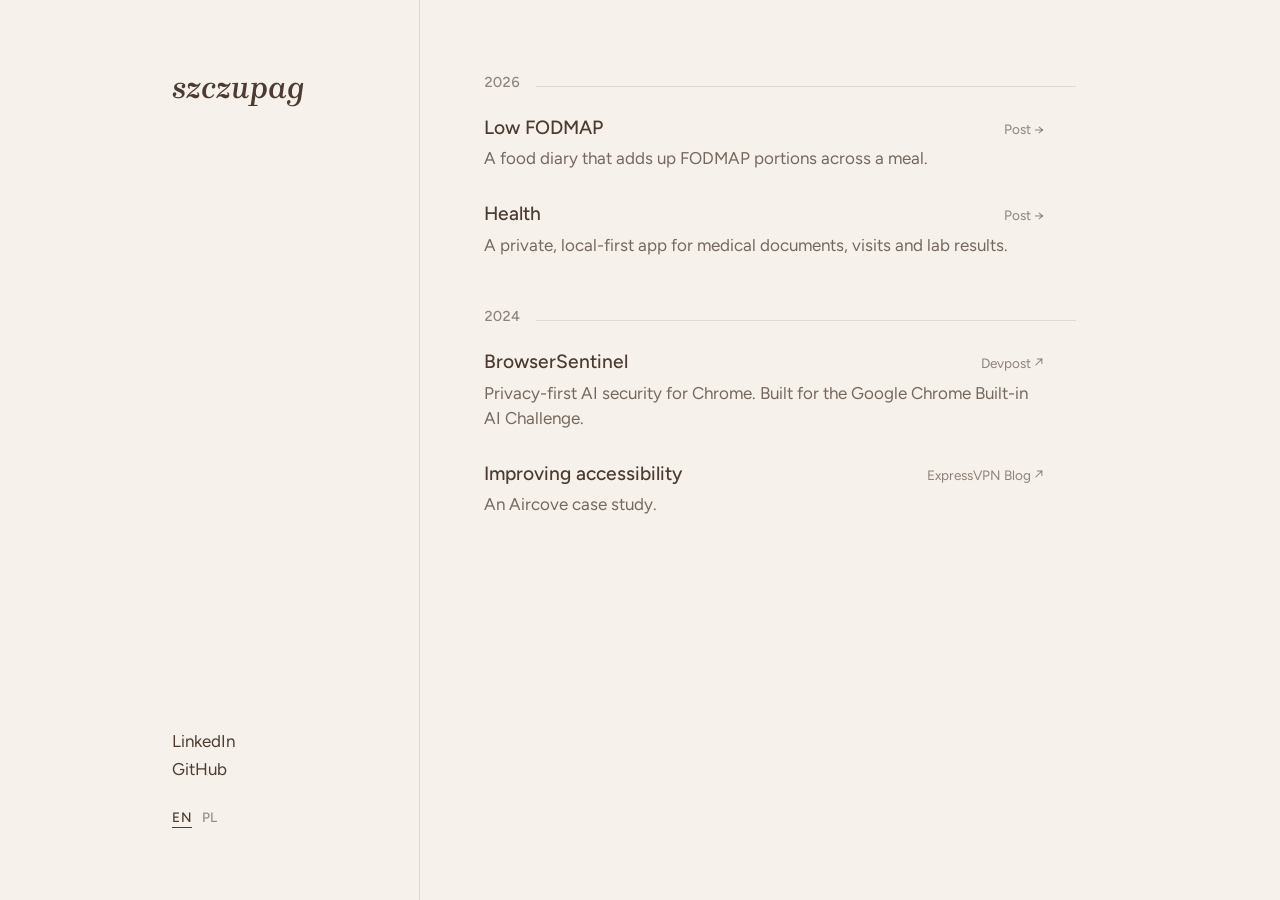
<file: index.html>
<!DOCTYPE html>
<html lang="en">

<head>
  <meta charset="UTF-8">
  <script>try{if(localStorage.getItem('lang')==='pl')location.replace('/pl'+location.pathname)}catch(e){}</script>
  <meta name="viewport" content="width=device-width, initial-scale=1.0">
  <meta name="description" content="szczupag – Software Engineer. Projects and where to find me online.">
  <meta name="color-scheme" content="light dark">
  <meta name="theme-color" content="#f6f1ea" media="(prefers-color-scheme: light)">
  <meta name="theme-color" content="#221c18" media="(prefers-color-scheme: dark)">
  <meta property="og:title" content="szczupag">
  <meta property="og:description" content="Software Engineer. Projects and where to find me online.">
  <meta property="og:url" content="https://szczupag.com/">
  <meta property="og:type" content="website">
  <link rel="icon" type="image/svg+xml" href="/icons/favicon.svg">
  <link rel="preconnect" href="https://fonts.googleapis.com">
  <link rel="preconnect" href="https://fonts.gstatic.com" crossorigin>
  <link href="https://fonts.googleapis.com/css2?family=Brygada+1918:ital,wght@1,600&family=Figtree:wght@400;500;600&display=swap" rel="stylesheet">
  <title>szczupag</title>
  <link rel="stylesheet" href="/style.css?v=4">
  <link rel="alternate" hreflang="en" href="https://szczupag.com/">
  <link rel="alternate" hreflang="pl" href="https://szczupag.com/pl/">
  <link rel="alternate" hreflang="x-default" href="https://szczupag.com/">
</head>

<body>
  <main>
    <header class="id">
      <h1 class="name">szczupag</h1>
    </header>

    <div class="side-bottom">
      <ul class="links" aria-label="Social media links">
        <li><a href="https://www.linkedin.com/in/agata-szczuka/" target="_blank" rel="noopener">LinkedIn</a></li>
        <li><a href="https://github.com/szczupag" target="_blank" rel="noopener">GitHub</a></li>
      </ul>
      <nav class="lang" aria-label="Language">
        <span aria-current="page">EN</span>
        <a href="/pl/" hreflang="pl" lang="pl" data-lang="pl">PL</a>
      </nav>
    </div>

    <section class="content" aria-label="Projects">
      <h2 class="year">2026</h2>

      <ul class="projects">
        <li>
          <a class="project" href="/sibo/">
            <span class="project-head">
              <span class="project-title">Low FODMAP</span>
              <span class="project-where">Post →</span>
            </span>
            <span class="project-desc">A food diary that adds up FODMAP portions across a meal.</span>
          </a>
        </li>
        <li>
          <a class="project" href="/health/">
            <span class="project-head">
              <span class="project-title">Health</span>
              <span class="project-where">Post →</span>
            </span>
            <span class="project-desc">A private, local-first app for medical documents, visits and lab results.</span>
          </a>
        </li>
      </ul>

      <h2 class="year">2024</h2>

      <ul class="projects">
        <li>
          <a class="project" href="https://devpost.com/software/browsersentinel-ai-powered-online-safety-chrome-extension" target="_blank" rel="noopener">
            <span class="project-head">
              <span class="project-title">BrowserSentinel</span>
              <span class="project-where">Devpost ↗</span>
            </span>
            <span class="project-desc">Privacy-first AI security for Chrome. Built for the Google Chrome Built-in AI Challenge.</span>
          </a>
        </li>
        <li>
          <a class="project" href="https://www.expressvpn.com/blog/aircove-accessibility-improvements/" target="_blank" rel="noopener">
            <span class="project-head">
              <span class="project-title">Improving accessibility</span>
              <span class="project-where">ExpressVPN Blog ↗</span>
            </span>
            <span class="project-desc">An Aircove case study.</span>
          </a>
        </li>
      </ul>
    </section>
  </main>
  <script src="/lang.js" defer></script>
</body>

</html>
</file>
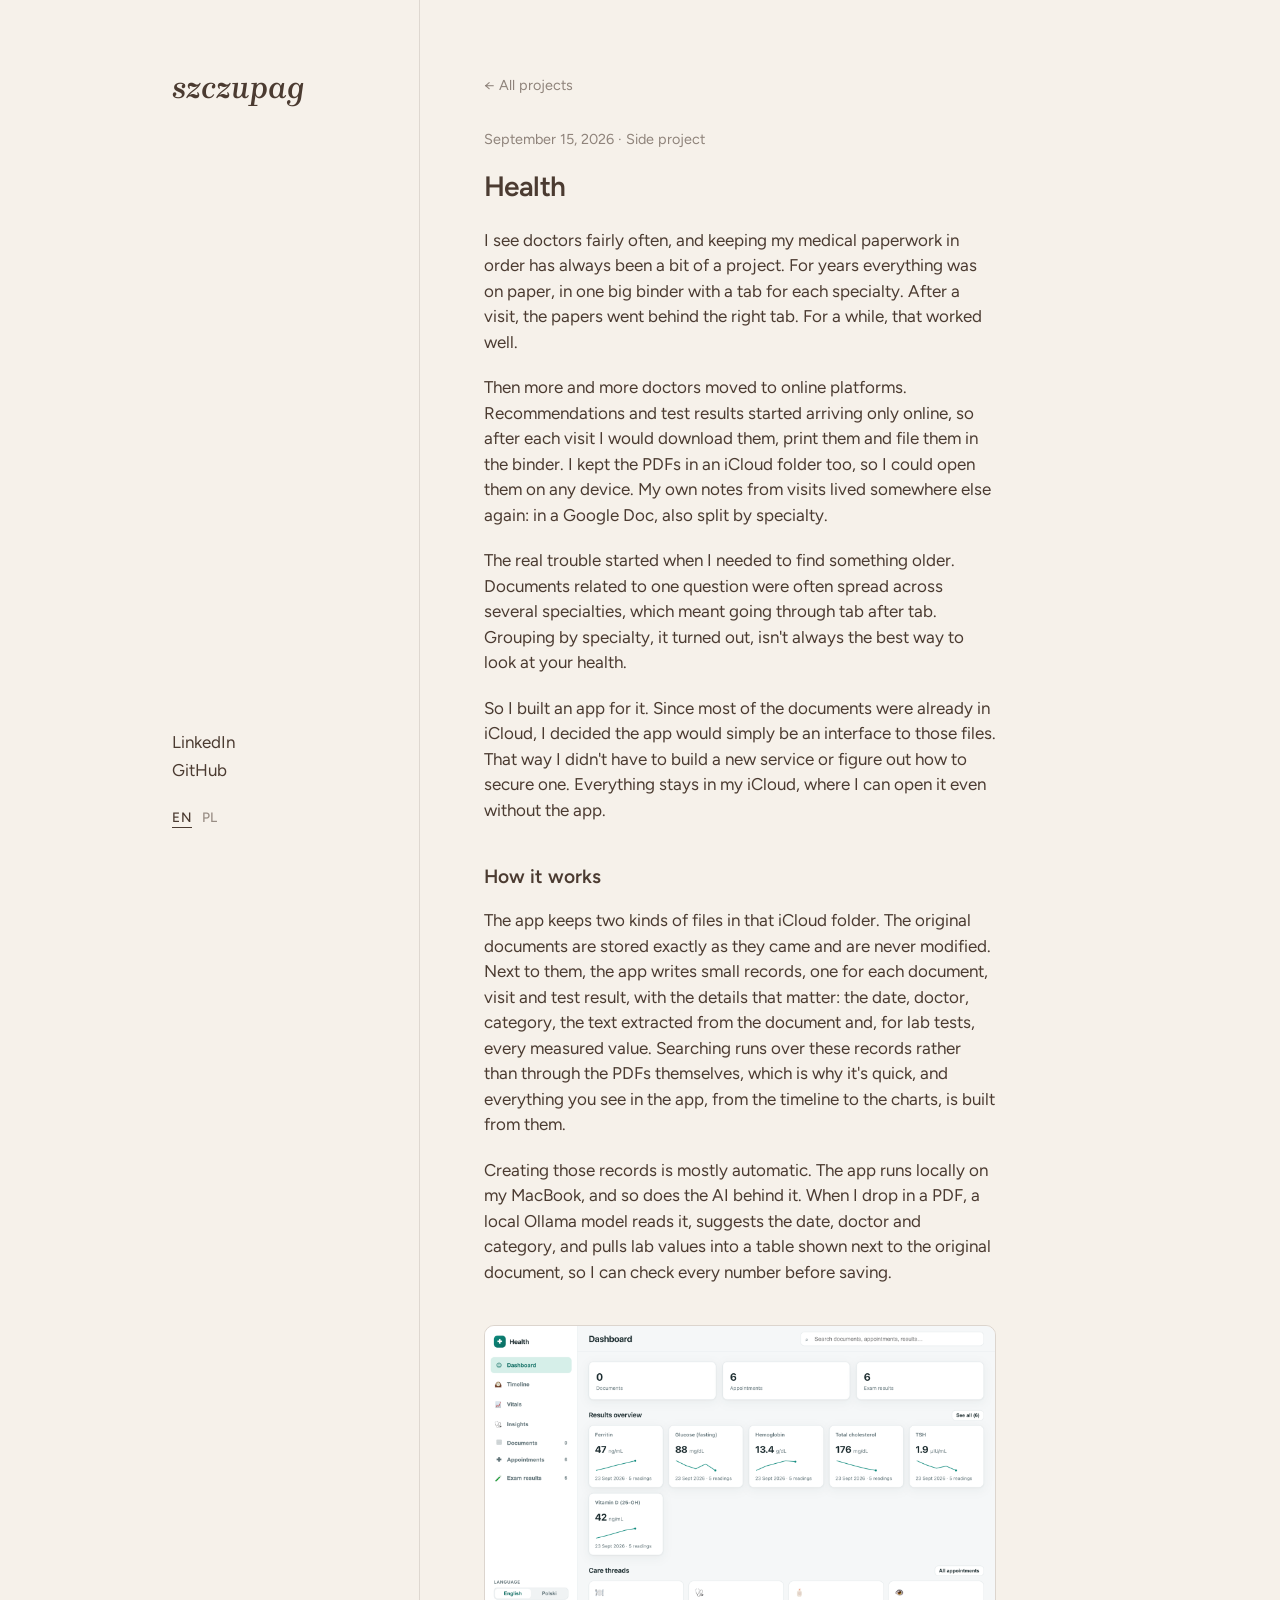
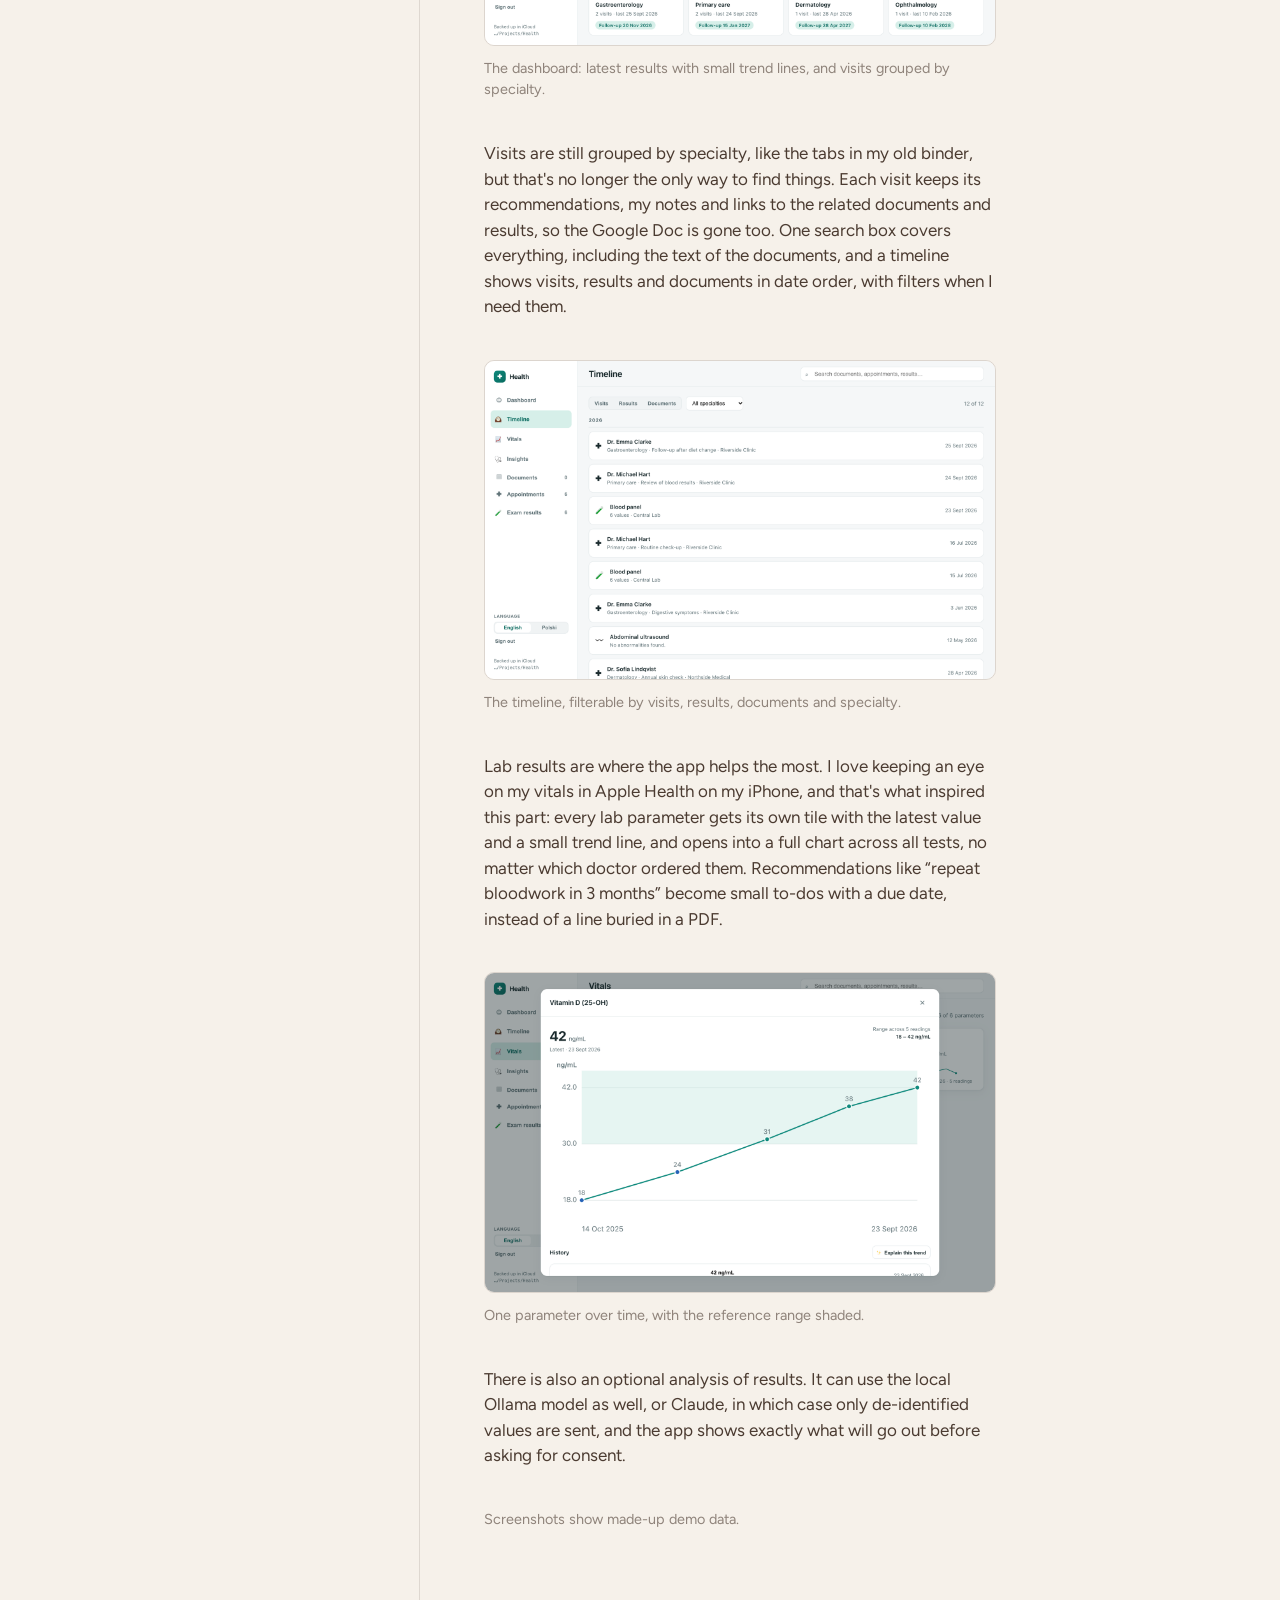
<file: health/index.html>
<!DOCTYPE html>
<html lang="en">

<head>
  <meta charset="UTF-8">
  <script>try{if(localStorage.getItem('lang')==='pl')location.replace('/pl'+location.pathname)}catch(e){}</script>
  <meta name="viewport" content="width=device-width, initial-scale=1.0">
  <meta name="description" content="A private, local-first app for medical documents, visits and lab results.">
  <meta name="color-scheme" content="light dark">
  <meta name="theme-color" content="#f6f1ea" media="(prefers-color-scheme: light)">
  <meta name="theme-color" content="#221c18" media="(prefers-color-scheme: dark)">
  <meta property="og:title" content="Health – szczupag">
  <meta property="og:description" content="A private, local-first app for medical documents, visits and lab results.">
  <meta property="og:url" content="https://szczupag.com/health/">
  <meta property="og:image" content="https://szczupag.com/health/dashboard.png">
  <meta property="og:type" content="article">
  <link rel="icon" type="image/svg+xml" href="/icons/favicon.svg">
  <link rel="preconnect" href="https://fonts.googleapis.com">
  <link rel="preconnect" href="https://fonts.gstatic.com" crossorigin>
  <link href="https://fonts.googleapis.com/css2?family=Brygada+1918:ital,wght@1,600&family=Figtree:wght@400;500;600&display=swap" rel="stylesheet">
  <link rel="stylesheet" href="/style.css?v=4">
  <link rel="alternate" hreflang="en" href="https://szczupag.com/health/">
  <link rel="alternate" hreflang="pl" href="https://szczupag.com/pl/health/">
  <link rel="alternate" hreflang="x-default" href="https://szczupag.com/health/">
  <title>Health – szczupag</title>
</head>

<body>
  <main>
    <header class="id">
      <p class="name"><a href="/">szczupag</a></p>
    </header>

    <div class="side-bottom">
      <ul class="links" aria-label="Social media links">
        <li><a href="https://www.linkedin.com/in/agata-szczuka/" target="_blank" rel="noopener">LinkedIn</a></li>
        <li><a href="https://github.com/szczupag" target="_blank" rel="noopener">GitHub</a></li>
      </ul>
      <nav class="lang" aria-label="Language">
        <span aria-current="page">EN</span>
        <a href="/pl/health/" hreflang="pl" lang="pl" data-lang="pl">PL</a>
      </nav>
    </div>

    <article class="content post">
      <a class="back" href="/">← All projects</a>
      <p class="post-meta"><time datetime="2026-09-15">September 15, 2026</time> · Side project</p>
      <h1>Health</h1>

      <p>I see doctors fairly often, and keeping my medical paperwork in order has always been a bit of a project. For years everything was on paper, in one big binder with a tab for each specialty. After a visit, the papers went behind the right tab. For a while, that worked well.</p>

      <p>Then more and more doctors moved to online platforms. Recommendations and test results started arriving only online, so after each visit I would download them, print them and file them in the binder. I kept the PDFs in an iCloud folder too, so I could open them on any device. My own notes from visits lived somewhere else again: in a Google Doc, also split by specialty.</p>

      <p>The real trouble started when I needed to find something older. Documents related to one question were often spread across several specialties, which meant going through tab after tab. Grouping by specialty, it turned out, isn't always the best way to look at your health.</p>

      <p>So I built an app for it. Since most of the documents were already in iCloud, I decided the app would simply be an interface to those files. That way I didn't have to build a new service or figure out how to secure one. Everything stays in my iCloud, where I can open it even without the app.</p>

      <h2>How it works</h2>

      <p>The app keeps two kinds of files in that iCloud folder. The original documents are stored exactly as they came and are never modified. Next to them, the app writes small records, one for each document, visit and test result, with the details that matter: the date, doctor, category, the text extracted from the document and, for lab tests, every measured value. Searching runs over these records rather than through the PDFs themselves, which is why it's quick, and everything you see in the app, from the timeline to the charts, is built from them.</p>

      <p>Creating those records is mostly automatic. The app runs locally on my MacBook, and so does the AI behind it. When I drop in a PDF, a local Ollama model reads it, suggests the date, doctor and category, and pulls lab values into a table shown next to the original document, so I can check every number before saving.</p>

      <figure>
        <a href="dashboard.png"><img src="dashboard.png" alt="Dashboard with the latest lab values and small trend lines, and care threads grouped by specialty." width="1600" height="1000"></a>
        <figcaption>The dashboard: latest results with small trend lines, and visits grouped by specialty.</figcaption>
      </figure>

      <p>Visits are still grouped by specialty, like the tabs in my old binder, but that's no longer the only way to find things. Each visit keeps its recommendations, my notes and links to the related documents and results, so the Google Doc is gone too. One search box covers everything, including the text of the documents, and a timeline shows visits, results and documents in date order, with filters when I need them.</p>

      <figure>
        <a href="timeline.png"><img src="timeline.png" alt="Timeline listing visits, blood panels and an ultrasound, newest first." width="1600" height="1000"></a>
        <figcaption>The timeline, filterable by visits, results, documents and specialty.</figcaption>
      </figure>

      <p>Lab results are where the app helps the most. I love keeping an eye on my vitals in Apple Health on my iPhone, and that's what inspired this part: every lab parameter gets its own tile with the latest value and a small trend line, and opens into a full chart across all tests, no matter which doctor ordered them. Recommendations like “repeat bloodwork in 3 months” become small to-dos with a due date, instead of a line buried in a PDF.</p>

      <figure>
        <a href="trend.png"><img src="trend.png" alt="Chart of vitamin D across five readings, rising from 18 to 42 ng/mL." width="1600" height="1000"></a>
        <figcaption>One parameter over time, with the reference range shaded.</figcaption>
      </figure>

      <p>There is also an optional analysis of results. It can use the local Ollama model as well, or Claude, in which case only de-identified values are sent, and the app shows exactly what will go out before asking for consent.</p>

      <p class="note">Screenshots show made-up demo data.</p>
    </article>
  </main>
  <script src="/lang.js" defer></script>
</body>

</html>
</file>
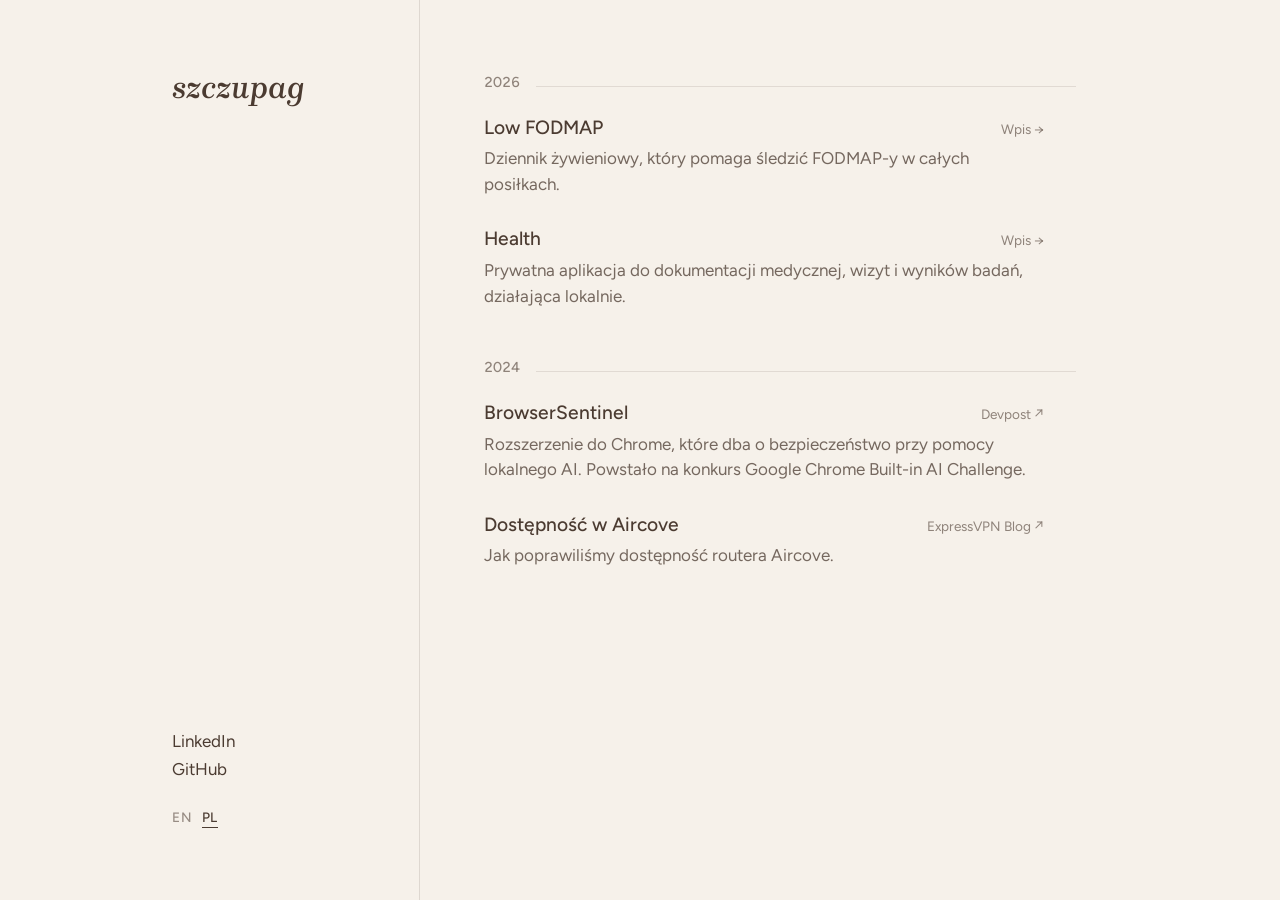
<file: pl/index.html>
<!DOCTYPE html>
<html lang="pl">

<head>
  <meta charset="UTF-8">
  <meta name="viewport" content="width=device-width, initial-scale=1.0">
  <meta name="description" content="szczupag – Software Engineer. Projekty i linki do moich profili.">
  <meta name="color-scheme" content="light dark">
  <meta name="theme-color" content="#f6f1ea" media="(prefers-color-scheme: light)">
  <meta name="theme-color" content="#221c18" media="(prefers-color-scheme: dark)">
  <meta property="og:title" content="szczupag">
  <meta property="og:description" content="Software Engineer. Projekty i linki do moich profili.">
  <meta property="og:url" content="https://szczupag.com/pl/">
  <meta property="og:locale" content="pl_PL">
  <meta property="og:type" content="website">
  <link rel="icon" type="image/svg+xml" href="/icons/favicon.svg">
  <link rel="preconnect" href="https://fonts.googleapis.com">
  <link rel="preconnect" href="https://fonts.gstatic.com" crossorigin>
  <link href="https://fonts.googleapis.com/css2?family=Brygada+1918:ital,wght@1,600&family=Figtree:wght@400;500;600&display=swap" rel="stylesheet">
  <title>szczupag</title>
  <link rel="stylesheet" href="/style.css?v=4">
  <link rel="alternate" hreflang="en" href="https://szczupag.com/">
  <link rel="alternate" hreflang="pl" href="https://szczupag.com/pl/">
  <link rel="alternate" hreflang="x-default" href="https://szczupag.com/">
</head>

<body>
  <main>
    <header class="id">
      <h1 class="name">szczupag</h1>
    </header>

    <div class="side-bottom">
      <ul class="links" aria-label="Media społecznościowe">
        <li><a href="https://www.linkedin.com/in/agata-szczuka/" target="_blank" rel="noopener">LinkedIn</a></li>
        <li><a href="https://github.com/szczupag" target="_blank" rel="noopener">GitHub</a></li>
      </ul>
      <nav class="lang" aria-label="Język">
        <a href="/" hreflang="en" lang="en" data-lang="en">EN</a>
        <span aria-current="page">PL</span>
      </nav>
    </div>

    <section class="content" aria-label="Projekty">
      <h2 class="year">2026</h2>

      <ul class="projects">
        <li>
          <a class="project" href="/pl/sibo/">
            <span class="project-head">
              <span class="project-title">Low FODMAP</span>
              <span class="project-where">Wpis →</span>
            </span>
            <span class="project-desc">Dziennik żywieniowy, który pomaga śledzić FODMAP-y w całych posiłkach.</span>
          </a>
        </li>
        <li>
          <a class="project" href="/pl/health/">
            <span class="project-head">
              <span class="project-title">Health</span>
              <span class="project-where">Wpis →</span>
            </span>
            <span class="project-desc">Prywatna aplikacja do dokumentacji medycznej, wizyt i wyników badań, działająca lokalnie.</span>
          </a>
        </li>
      </ul>

      <h2 class="year">2024</h2>

      <ul class="projects">
        <li>
          <a class="project" href="https://devpost.com/software/browsersentinel-ai-powered-online-safety-chrome-extension" target="_blank" rel="noopener">
            <span class="project-head">
              <span class="project-title">BrowserSentinel</span>
              <span class="project-where">Devpost ↗</span>
            </span>
            <span class="project-desc">Rozszerzenie do Chrome, które dba o bezpieczeństwo przy pomocy lokalnego AI. Powstało na konkurs Google Chrome Built-in AI Challenge.</span>
          </a>
        </li>
        <li>
          <a class="project" href="https://www.expressvpn.com/blog/aircove-accessibility-improvements/" target="_blank" rel="noopener">
            <span class="project-head">
              <span class="project-title">Dostępność w Aircove</span>
              <span class="project-where">ExpressVPN Blog ↗</span>
            </span>
            <span class="project-desc">Jak poprawiliśmy dostępność routera Aircove.</span>
          </a>
        </li>
      </ul>
    </section>
  </main>
  <script src="/lang.js" defer></script>
</body>

</html>
</file>
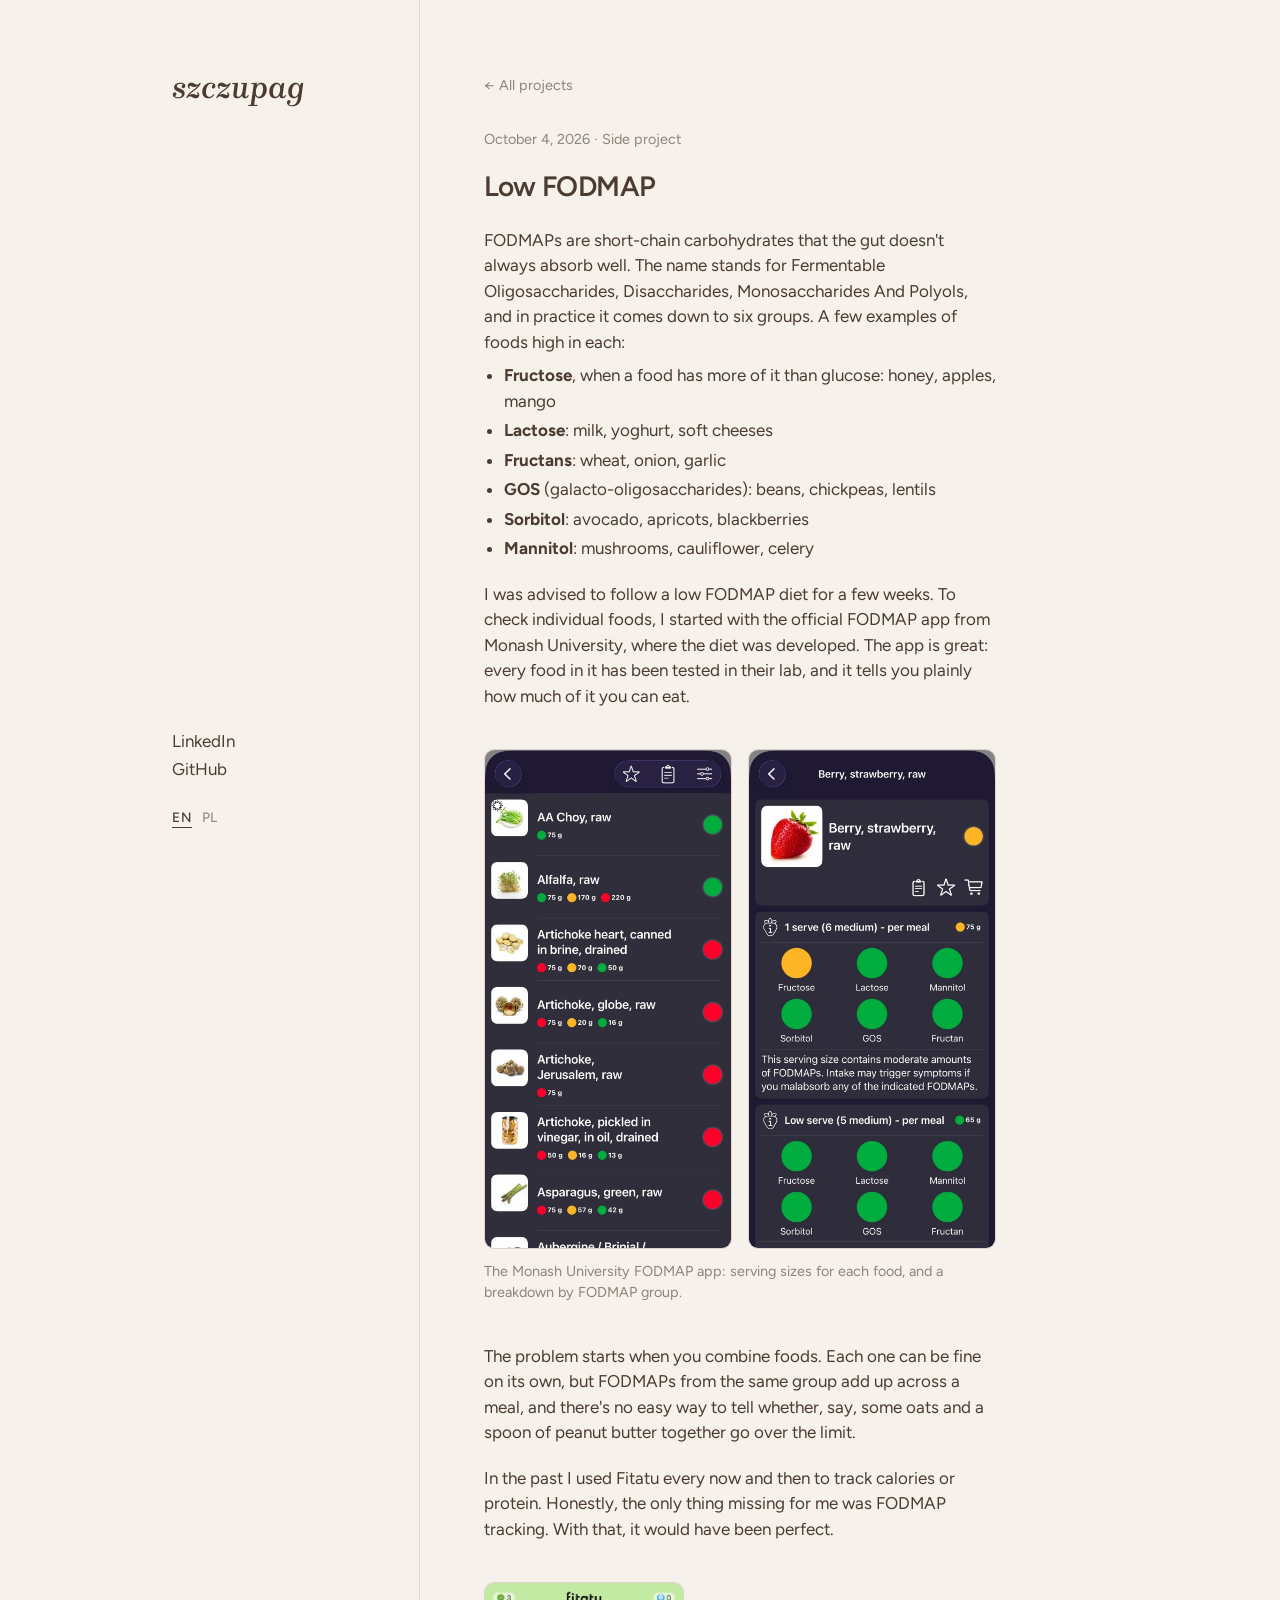
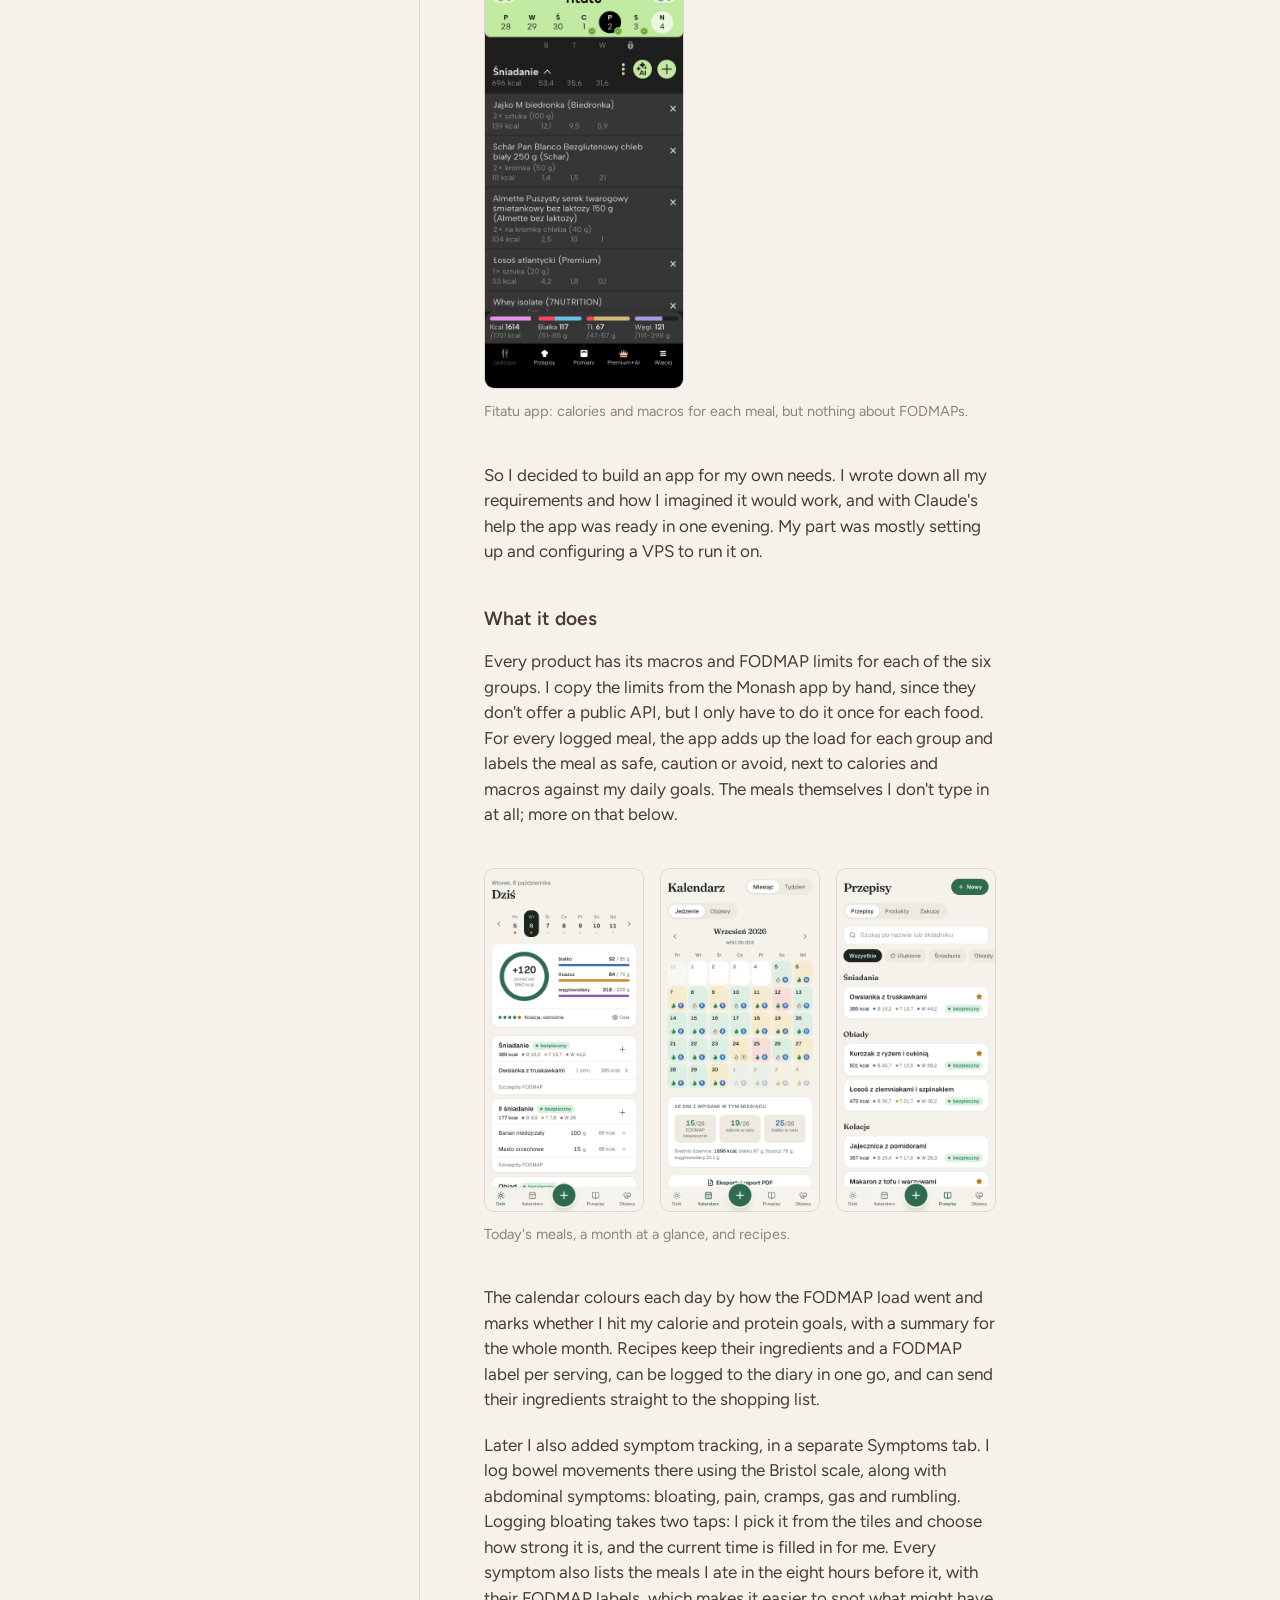
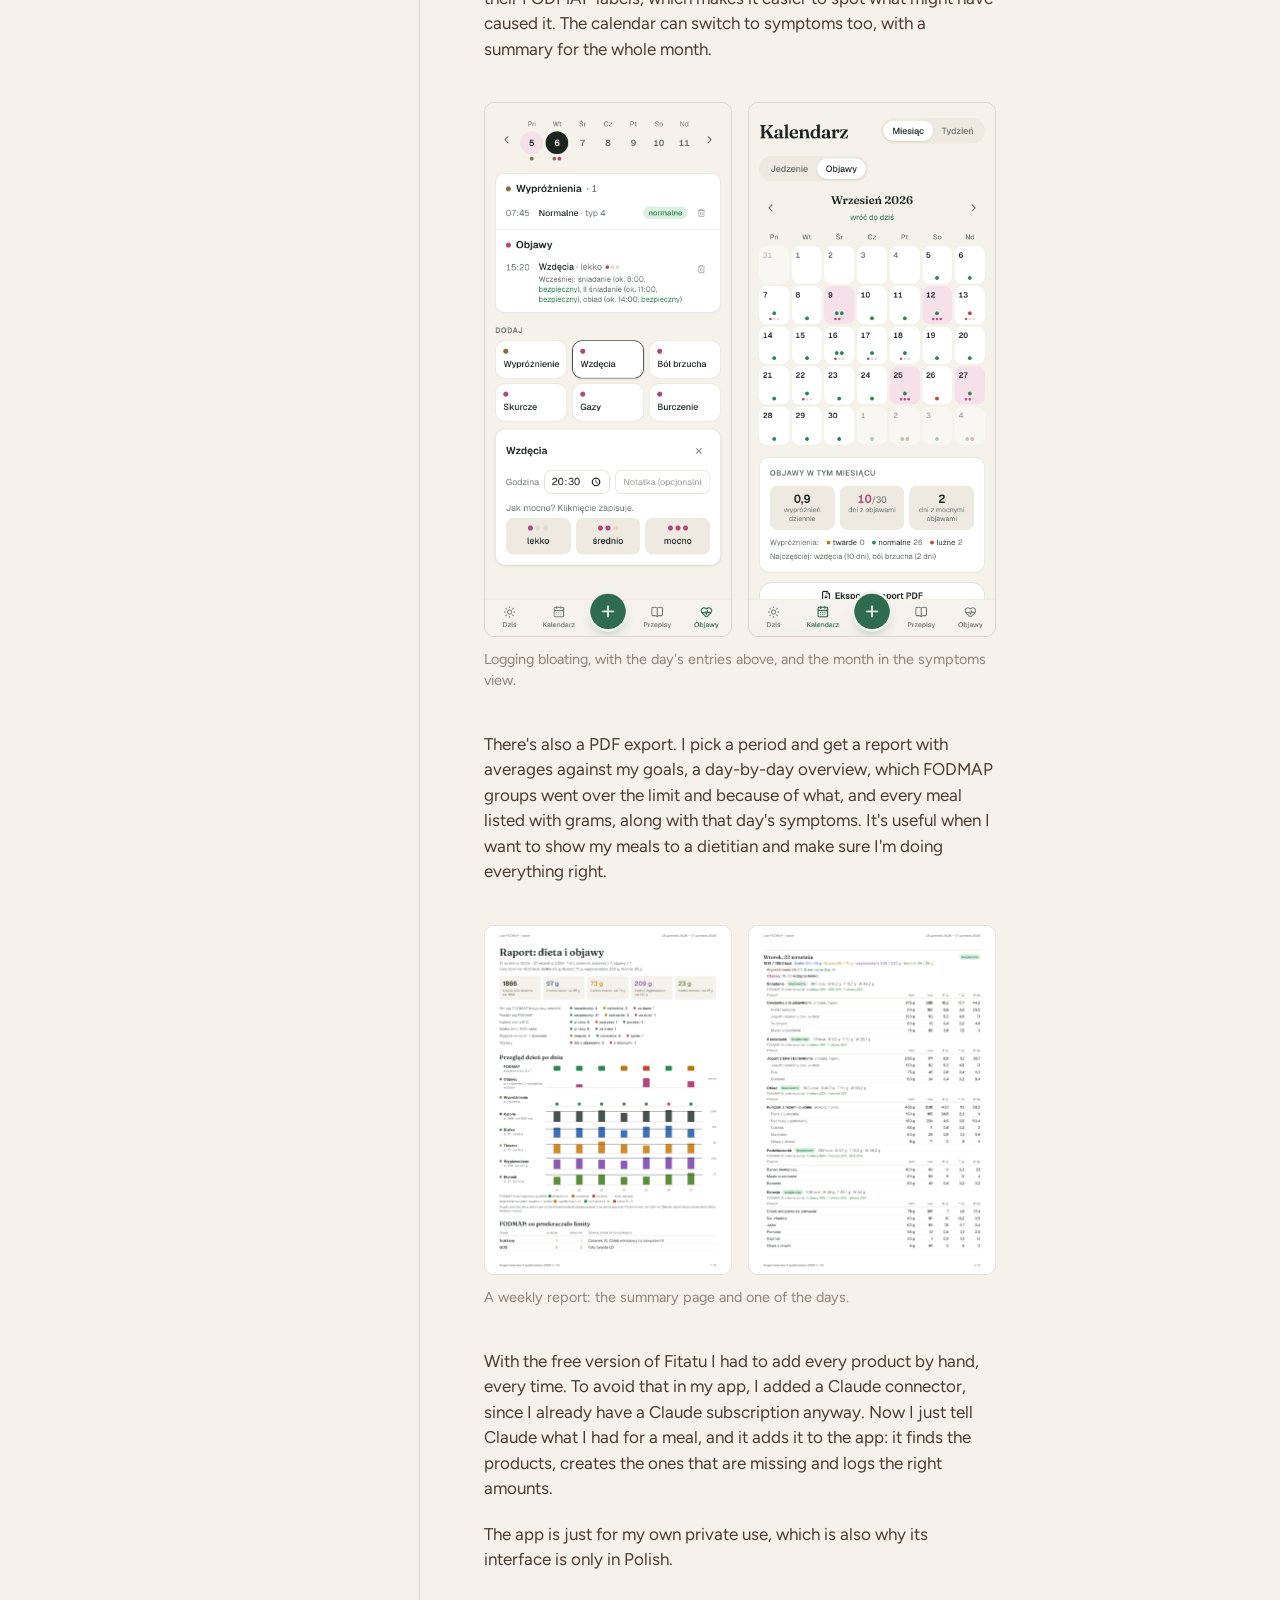
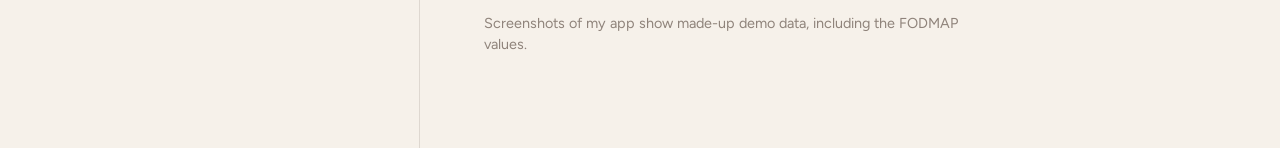
<file: sibo/index.html>
<!DOCTYPE html>
<html lang="en">

<head>
  <meta charset="UTF-8">
  <script>try{if(localStorage.getItem('lang')==='pl')location.replace('/pl'+location.pathname)}catch(e){}</script>
  <meta name="viewport" content="width=device-width, initial-scale=1.0">
  <meta name="description" content="A food diary for the low FODMAP diet that adds up FODMAP portions across a meal, built with Claude in one evening.">
  <meta name="color-scheme" content="light dark">
  <meta name="theme-color" content="#f6f1ea" media="(prefers-color-scheme: light)">
  <meta name="theme-color" content="#221c18" media="(prefers-color-scheme: dark)">
  <meta property="og:title" content="Low FODMAP – szczupag">
  <meta property="og:description" content="A food diary for the low FODMAP diet that adds up FODMAP portions across a meal, built with Claude in one evening.">
  <meta property="og:url" content="https://szczupag.com/sibo/">
  <meta property="og:image" content="https://szczupag.com/sibo/today.png?v=2">
  <meta property="og:type" content="article">
  <link rel="icon" type="image/svg+xml" href="/icons/favicon.svg">
  <link rel="preconnect" href="https://fonts.googleapis.com">
  <link rel="preconnect" href="https://fonts.gstatic.com" crossorigin>
  <link href="https://fonts.googleapis.com/css2?family=Brygada+1918:ital,wght@1,600&family=Figtree:wght@400;500;600&display=swap" rel="stylesheet">
  <link rel="stylesheet" href="/style.css?v=4">
  <link rel="alternate" hreflang="en" href="https://szczupag.com/sibo/">
  <link rel="alternate" hreflang="pl" href="https://szczupag.com/pl/sibo/">
  <link rel="alternate" hreflang="x-default" href="https://szczupag.com/sibo/">
  <title>Low FODMAP – szczupag</title>
</head>

<body>
  <main>
    <header class="id">
      <p class="name"><a href="/">szczupag</a></p>
    </header>

    <div class="side-bottom">
      <ul class="links" aria-label="Social media links">
        <li><a href="https://www.linkedin.com/in/agata-szczuka/" target="_blank" rel="noopener">LinkedIn</a></li>
        <li><a href="https://github.com/szczupag" target="_blank" rel="noopener">GitHub</a></li>
      </ul>
      <nav class="lang" aria-label="Language">
        <span aria-current="page">EN</span>
        <a href="/pl/sibo/" hreflang="pl" lang="pl" data-lang="pl">PL</a>
      </nav>
    </div>

    <article class="content post">
      <a class="back" href="/">← All projects</a>
      <p class="post-meta"><time datetime="2026-10-04">October 4, 2026</time> · Side project</p>
      <h1>Low FODMAP</h1>

      <p>FODMAPs are short-chain carbohydrates that the gut doesn't always absorb well. The name stands for Fermentable Oligosaccharides, Disaccharides, Monosaccharides And Polyols, and in practice it comes down to six groups. A few examples of foods high in each:</p>

      <ul>
        <li><strong>Fructose</strong>, when a food has more of it than glucose: honey, apples, mango</li>
        <li><strong>Lactose</strong>: milk, yoghurt, soft cheeses</li>
        <li><strong>Fructans</strong>: wheat, onion, garlic</li>
        <li><strong>GOS</strong> (galacto-oligosaccharides): beans, chickpeas, lentils</li>
        <li><strong>Sorbitol</strong>: avocado, apricots, blackberries</li>
        <li><strong>Mannitol</strong>: mushrooms, cauliflower, celery</li>
      </ul>

      <p>I was advised to follow a low FODMAP diet for a few weeks. To check individual foods, I started with the official FODMAP app from Monash University, where the diet was developed. The app is great: every food in it has been tested in their lab, and it tells you plainly how much of it you can eat.</p>

      <figure>
        <div class="phones two">
          <a href="monash-list.jpg"><img src="monash-list.jpg" alt="Monash FODMAP app: a list of vegetables, each with green, amber and red serving sizes in grams." width="920" height="1860"></a>
          <a href="monash-food.jpg"><img src="monash-food.jpg" alt="Monash FODMAP app: strawberries, with a traffic light for each FODMAP group at a 75 g and a 65 g serving." width="920" height="1860"></a>
        </div>
        <figcaption>The Monash University FODMAP app: serving sizes for each food, and a breakdown by FODMAP group.</figcaption>
      </figure>

      <p>The problem starts when you combine foods. Each one can be fine on its own, but FODMAPs from the same group add up across a meal, and there's no easy way to tell whether, say, some oats and a spoon of peanut butter together go over the limit.</p>

      <p>In the past I used Fitatu every now and then to track calories or protein. Honestly, the only thing missing for me was FODMAP tracking. With that, it would have been perfect.</p>

      <figure>
        <div class="phones one">
          <a href="fitatu.jpg"><img src="fitatu.jpg" alt="Fitatu: a day's breakfast with calories, protein, fat and carbs for each product, and daily totals against goals." width="920" height="1880"></a>
        </div>
        <figcaption>Fitatu app: calories and macros for each meal, but nothing about FODMAPs.</figcaption>
      </figure>

      <p>So I decided to build an app for my own needs. I wrote down all my requirements and how I imagined it would work, and with Claude's help the app was ready in one evening. My part was mostly setting up and configuring a VPS to run it on.</p>

      <h2>What it does</h2>

      <p>Every product has its macros and FODMAP limits for each of the six groups. I copy the limits from the Monash app by hand, since they don't offer a public API, but I only have to do it once for each food. For every logged meal, the app adds up the load for each group and labels the meal as safe, caution or avoid, next to calories and macros against my daily goals. The meals themselves I don't type in at all; more on that below.</p>

      <figure>
        <div class="phones">
          <a href="today.png?v=2"><img src="today.png?v=2" alt="Today screen: calories left, protein, fat and carbs, and each meal with a FODMAP label." width="780" height="1688"></a>
          <a href="calendar.png?v=2"><img src="calendar.png?v=2" alt="Month calendar with days coloured by how the FODMAP load went, plus monthly stats." width="780" height="1688"></a>
          <a href="recipes.png?v=2"><img src="recipes.png?v=2" alt="Recipes grouped into breakfasts and lunches, each with calories and a FODMAP label." width="780" height="1688"></a>
        </div>
        <figcaption>Today's meals, a month at a glance, and recipes.</figcaption>
      </figure>

      <p>The calendar colours each day by how the FODMAP load went and marks whether I hit my calorie and protein goals, with a summary for the whole month. Recipes keep their ingredients and a FODMAP label per serving, can be logged to the diary in one go, and can send their ingredients straight to the shopping list.</p>

      <p>Later I also added symptom tracking, in a separate Symptoms tab. I log bowel movements there using the Bristol scale, along with abdominal symptoms: bloating, pain, cramps, gas and rumbling. Logging bloating takes two taps: I pick it from the tiles and choose how strong it is, and the current time is filled in for me. Every symptom also lists the meals I ate in the eight hours before it, with their FODMAP labels, which makes it easier to spot what might have caused it. The calendar can switch to symptoms too, with a summary for the whole month.</p>

      <figure>
        <div class="phones two">
          <a href="bloating.png"><img src="bloating.png" alt="Symptoms screen: today's bowel movement and an earlier bloating entry with the meals eaten before it, and below, logging bloating with the time, an optional note and three buttons for how strong it is." width="780" height="1688"></a>
          <a href="calendar-symptoms.png"><img src="calendar-symptoms.png" alt="Month calendar in the symptoms view, with bowel movement dots, severity dots and monthly stats." width="780" height="1688"></a>
        </div>
        <figcaption>Logging bloating, with the day's entries above, and the month in the symptoms view.</figcaption>
      </figure>

      <p>There's also a PDF export. I pick a period and get a report with averages against my goals, a day-by-day overview, which FODMAP groups went over the limit and because of what, and every meal listed with grams, along with that day's symptoms. It's useful when I want to show my meals to a dietitian and make sure I'm doing everything right.</p>

      <figure class="paper">
        <div class="phones two">
          <a href="report-1.png?v=2"><img src="report-1.png?v=2" alt="First page of a weekly PDF report: averages against goals, a day-by-day chart with symptoms and bowel movements, and FODMAP groups that went over the limit." width="989" height="1400"></a>
          <a href="report-2.png?v=2"><img src="report-2.png?v=2" alt="A page of the report with one day's bowel movement, symptoms and meals with grams, calories and macros." width="989" height="1400"></a>
        </div>
        <figcaption>A weekly report: the summary page and one of the days.</figcaption>
      </figure>

      <p>With the free version of Fitatu I had to add every product by hand, every time. To avoid that in my app, I added a Claude connector, since I already have a Claude subscription anyway. Now I just tell Claude what I had for a meal, and it adds it to the app: it finds the products, creates the ones that are missing and logs the right amounts.</p>

      <p>The app is just for my own private use, which is also why its interface is only in Polish.</p>

      <p class="note">Screenshots of my app show made-up demo data, including the FODMAP values.</p>
    </article>
  </main>
  <script src="/lang.js" defer></script>
</body>

</html>
</file>
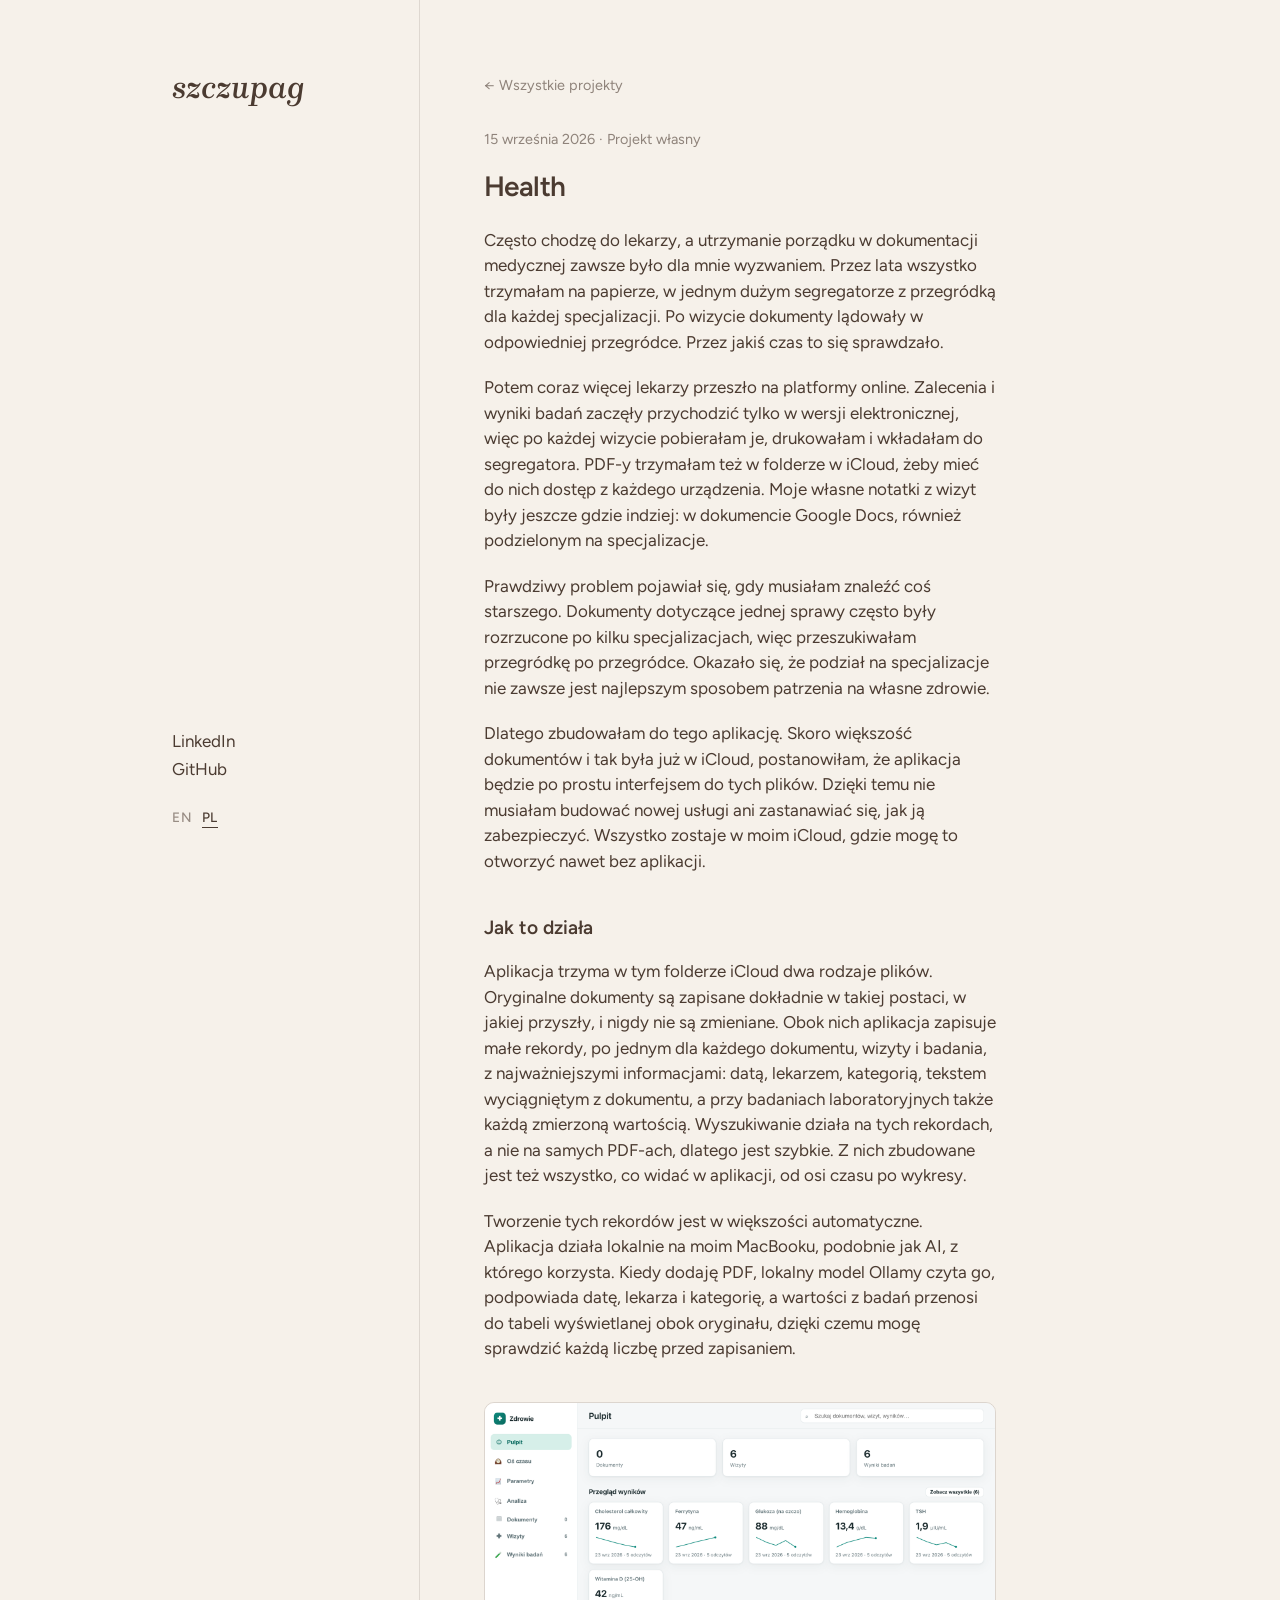
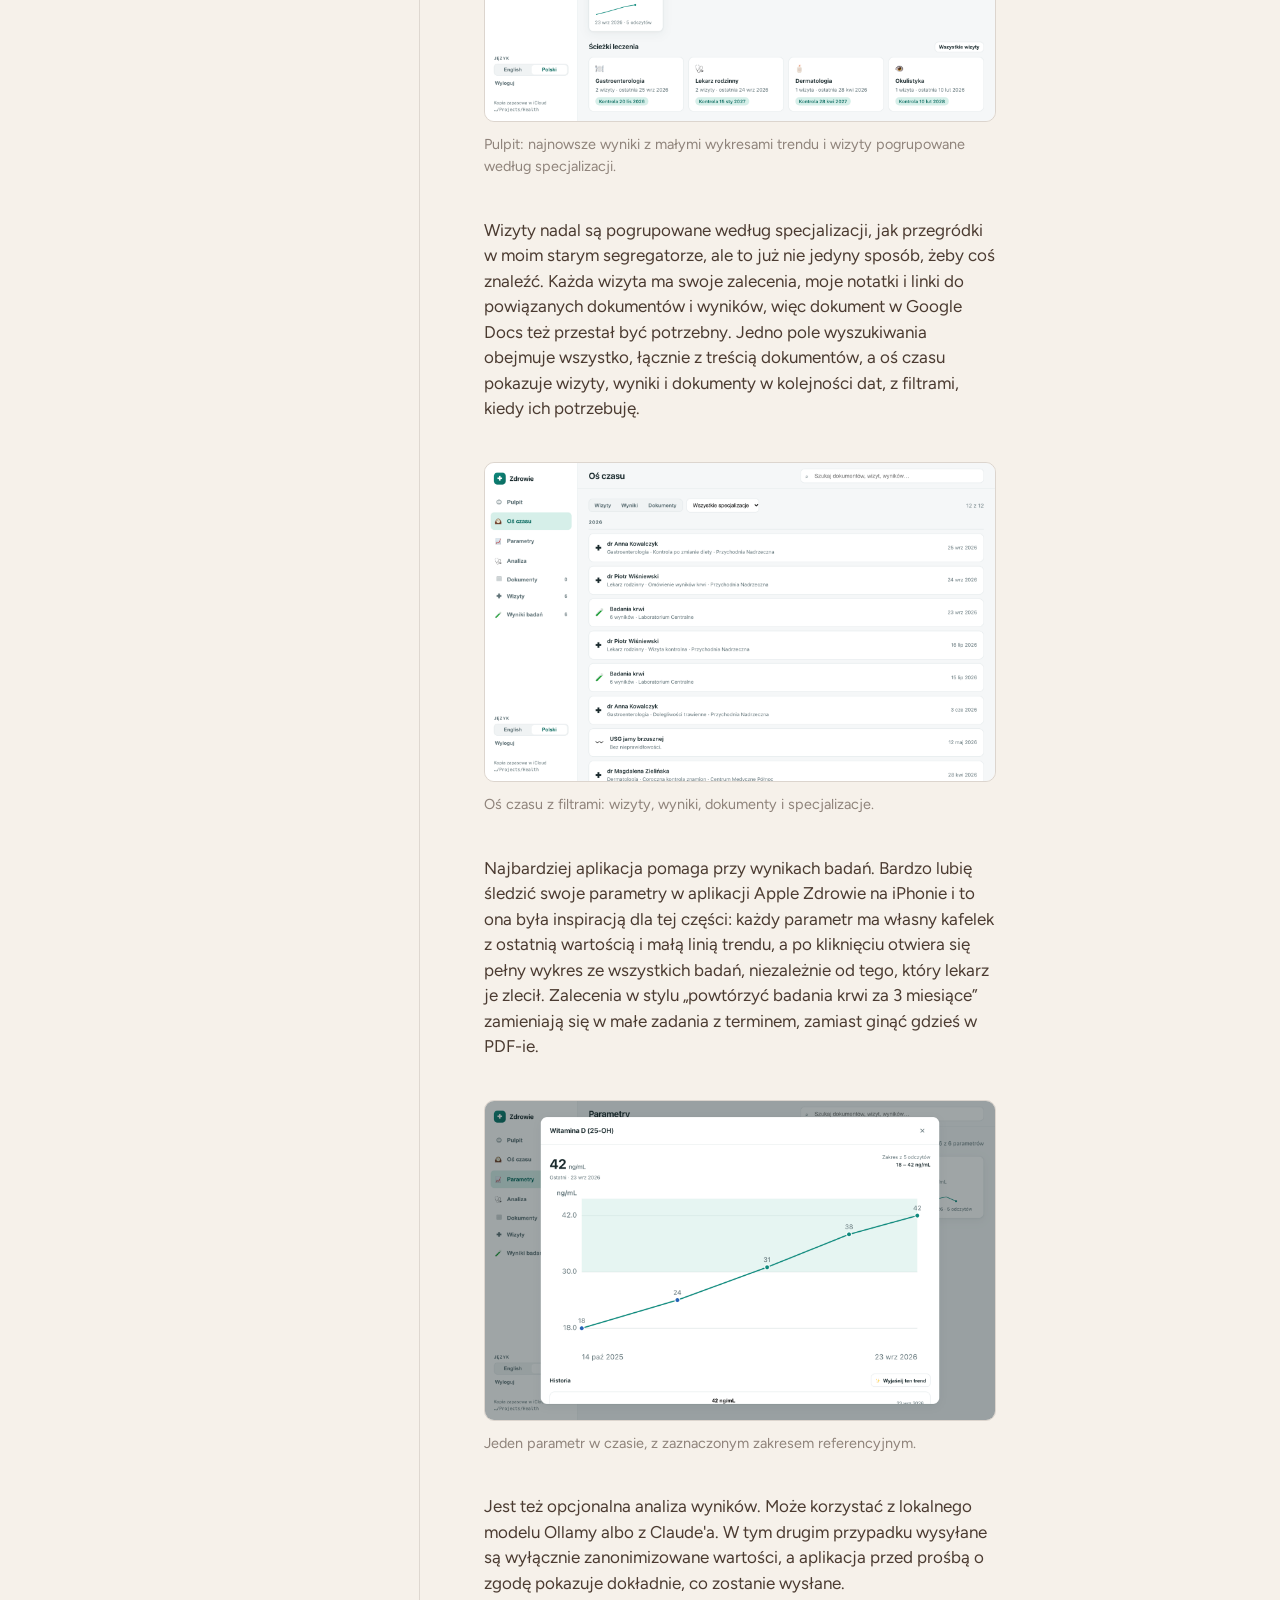
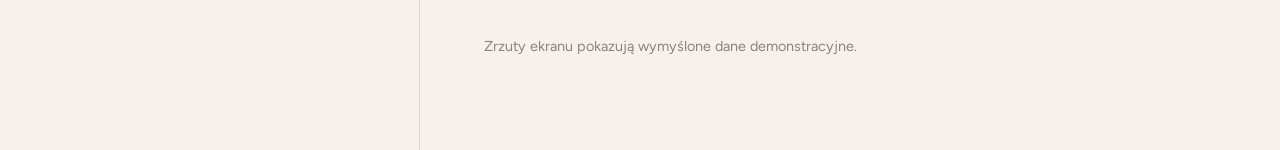
<file: pl/health/index.html>
<!DOCTYPE html>
<html lang="pl">

<head>
  <meta charset="UTF-8">
  <meta name="viewport" content="width=device-width, initial-scale=1.0">
  <meta name="description" content="Prywatna aplikacja do dokumentacji medycznej, wizyt i wyników badań, działająca lokalnie.">
  <meta name="color-scheme" content="light dark">
  <meta name="theme-color" content="#f6f1ea" media="(prefers-color-scheme: light)">
  <meta name="theme-color" content="#221c18" media="(prefers-color-scheme: dark)">
  <meta property="og:title" content="Health – szczupag">
  <meta property="og:description" content="Prywatna aplikacja do dokumentacji medycznej, wizyt i wyników badań, działająca lokalnie.">
  <meta property="og:url" content="https://szczupag.com/pl/health/">
  <meta property="og:image" content="https://szczupag.com/pl/health/dashboard.png">
  <meta property="og:locale" content="pl_PL">
  <meta property="og:type" content="article">
  <link rel="icon" type="image/svg+xml" href="/icons/favicon.svg">
  <link rel="preconnect" href="https://fonts.googleapis.com">
  <link rel="preconnect" href="https://fonts.gstatic.com" crossorigin>
  <link href="https://fonts.googleapis.com/css2?family=Brygada+1918:ital,wght@1,600&family=Figtree:wght@400;500;600&display=swap" rel="stylesheet">
  <link rel="stylesheet" href="/style.css?v=4">
  <link rel="alternate" hreflang="en" href="https://szczupag.com/health/">
  <link rel="alternate" hreflang="pl" href="https://szczupag.com/pl/health/">
  <link rel="alternate" hreflang="x-default" href="https://szczupag.com/health/">
  <title>Health – szczupag</title>
</head>

<body>
  <main>
    <header class="id">
      <p class="name"><a href="/pl/">szczupag</a></p>
    </header>

    <div class="side-bottom">
      <ul class="links" aria-label="Media społecznościowe">
        <li><a href="https://www.linkedin.com/in/agata-szczuka/" target="_blank" rel="noopener">LinkedIn</a></li>
        <li><a href="https://github.com/szczupag" target="_blank" rel="noopener">GitHub</a></li>
      </ul>
      <nav class="lang" aria-label="Język">
        <a href="/health/" hreflang="en" lang="en" data-lang="en">EN</a>
        <span aria-current="page">PL</span>
      </nav>
    </div>

    <article class="content post">
      <a class="back" href="/pl/">← Wszystkie projekty</a>
      <p class="post-meta"><time datetime="2026-09-15">15 września 2026</time> · Projekt własny</p>
      <h1>Health</h1>

      <p>Często chodzę do lekarzy, a utrzymanie porządku w dokumentacji medycznej zawsze było dla mnie wyzwaniem. Przez lata wszystko trzymałam na papierze, w jednym dużym segregatorze z przegródką dla każdej specjalizacji. Po wizycie dokumenty lądowały w odpowiedniej przegródce. Przez jakiś czas to się sprawdzało.</p>

      <p>Potem coraz więcej lekarzy przeszło na platformy online. Zalecenia i wyniki badań zaczęły przychodzić tylko w wersji elektronicznej, więc po każdej wizycie pobierałam je, drukowałam i wkładałam do segregatora. PDF-y trzymałam też w folderze w iCloud, żeby mieć do nich dostęp z każdego urządzenia. Moje własne notatki z wizyt były jeszcze gdzie indziej: w dokumencie Google Docs, również podzielonym na specjalizacje.</p>

      <p>Prawdziwy problem pojawiał się, gdy musiałam znaleźć coś starszego. Dokumenty dotyczące jednej sprawy często były rozrzucone po kilku specjalizacjach, więc przeszukiwałam przegródkę po przegródce. Okazało się, że podział na specjalizacje nie zawsze jest najlepszym sposobem patrzenia na własne zdrowie.</p>

      <p>Dlatego zbudowałam do tego aplikację. Skoro większość dokumentów i tak była już w iCloud, postanowiłam, że aplikacja będzie po prostu interfejsem do tych plików. Dzięki temu nie musiałam budować nowej usługi ani zastanawiać się, jak ją zabezpieczyć. Wszystko zostaje w moim iCloud, gdzie mogę to otworzyć nawet bez aplikacji.</p>

      <h2>Jak to działa</h2>

      <p>Aplikacja trzyma w tym folderze iCloud dwa rodzaje plików. Oryginalne dokumenty są zapisane dokładnie w takiej postaci, w jakiej przyszły, i nigdy nie są zmieniane. Obok nich aplikacja zapisuje małe rekordy, po jednym dla każdego dokumentu, wizyty i badania, z najważniejszymi informacjami: datą, lekarzem, kategorią, tekstem wyciągniętym z dokumentu, a przy badaniach laboratoryjnych także każdą zmierzoną wartością. Wyszukiwanie działa na tych rekordach, a nie na samych PDF-ach, dlatego jest szybkie. Z nich zbudowane jest też wszystko, co widać w aplikacji, od osi czasu po wykresy.</p>

      <p>Tworzenie tych rekordów jest w większości automatyczne. Aplikacja działa lokalnie na moim MacBooku, podobnie jak AI, z którego korzysta. Kiedy dodaję PDF, lokalny model Ollamy czyta go, podpowiada datę, lekarza i kategorię, a wartości z badań przenosi do tabeli wyświetlanej obok oryginału, dzięki czemu mogę sprawdzić każdą liczbę przed zapisaniem.</p>

      <figure>
        <a href="/pl/health/dashboard.png"><img src="/pl/health/dashboard.png" alt="Pulpit z najnowszymi wynikami badań i małymi wykresami trendu oraz ścieżkami leczenia według specjalizacji." width="1600" height="1000"></a>
        <figcaption>Pulpit: najnowsze wyniki z małymi wykresami trendu i wizyty pogrupowane według specjalizacji.</figcaption>
      </figure>

      <p>Wizyty nadal są pogrupowane według specjalizacji, jak przegródki w moim starym segregatorze, ale to już nie jedyny sposób, żeby coś znaleźć. Każda wizyta ma swoje zalecenia, moje notatki i linki do powiązanych dokumentów i wyników, więc dokument w Google Docs też przestał być potrzebny. Jedno pole wyszukiwania obejmuje wszystko, łącznie z treścią dokumentów, a oś czasu pokazuje wizyty, wyniki i dokumenty w kolejności dat, z filtrami, kiedy ich potrzebuję.</p>

      <figure>
        <a href="/pl/health/timeline.png"><img src="/pl/health/timeline.png" alt="Oś czasu z wizytami, badaniami krwi i USG, od najnowszych." width="1600" height="1000"></a>
        <figcaption>Oś czasu z filtrami: wizyty, wyniki, dokumenty i specjalizacje.</figcaption>
      </figure>

      <p>Najbardziej aplikacja pomaga przy wynikach badań. Bardzo lubię śledzić swoje parametry w aplikacji Apple Zdrowie na iPhonie i to ona była inspiracją dla tej części: każdy parametr ma własny kafelek z ostatnią wartością i małą linią trendu, a po kliknięciu otwiera się pełny wykres ze wszystkich badań, niezależnie od tego, który lekarz je zlecił. Zalecenia w stylu „powtórzyć badania krwi za 3 miesiące” zamieniają się w małe zadania z terminem, zamiast ginąć gdzieś w PDF-ie.</p>

      <figure>
        <a href="/pl/health/trend.png"><img src="/pl/health/trend.png" alt="Wykres witaminy D z pięciu pomiarów, rosnący z 18 do 42 ng/ml." width="1600" height="1000"></a>
        <figcaption>Jeden parametr w czasie, z zaznaczonym zakresem referencyjnym.</figcaption>
      </figure>

      <p>Jest też opcjonalna analiza wyników. Może korzystać z lokalnego modelu Ollamy albo z Claude'a. W tym drugim przypadku wysyłane są wyłącznie zanonimizowane wartości, a aplikacja przed prośbą o zgodę pokazuje dokładnie, co zostanie wysłane.</p>

      <p class="note">Zrzuty ekranu pokazują wymyślone dane demonstracyjne.</p>
    </article>
  </main>
  <script src="/lang.js" defer></script>
</body>

</html>
</file>
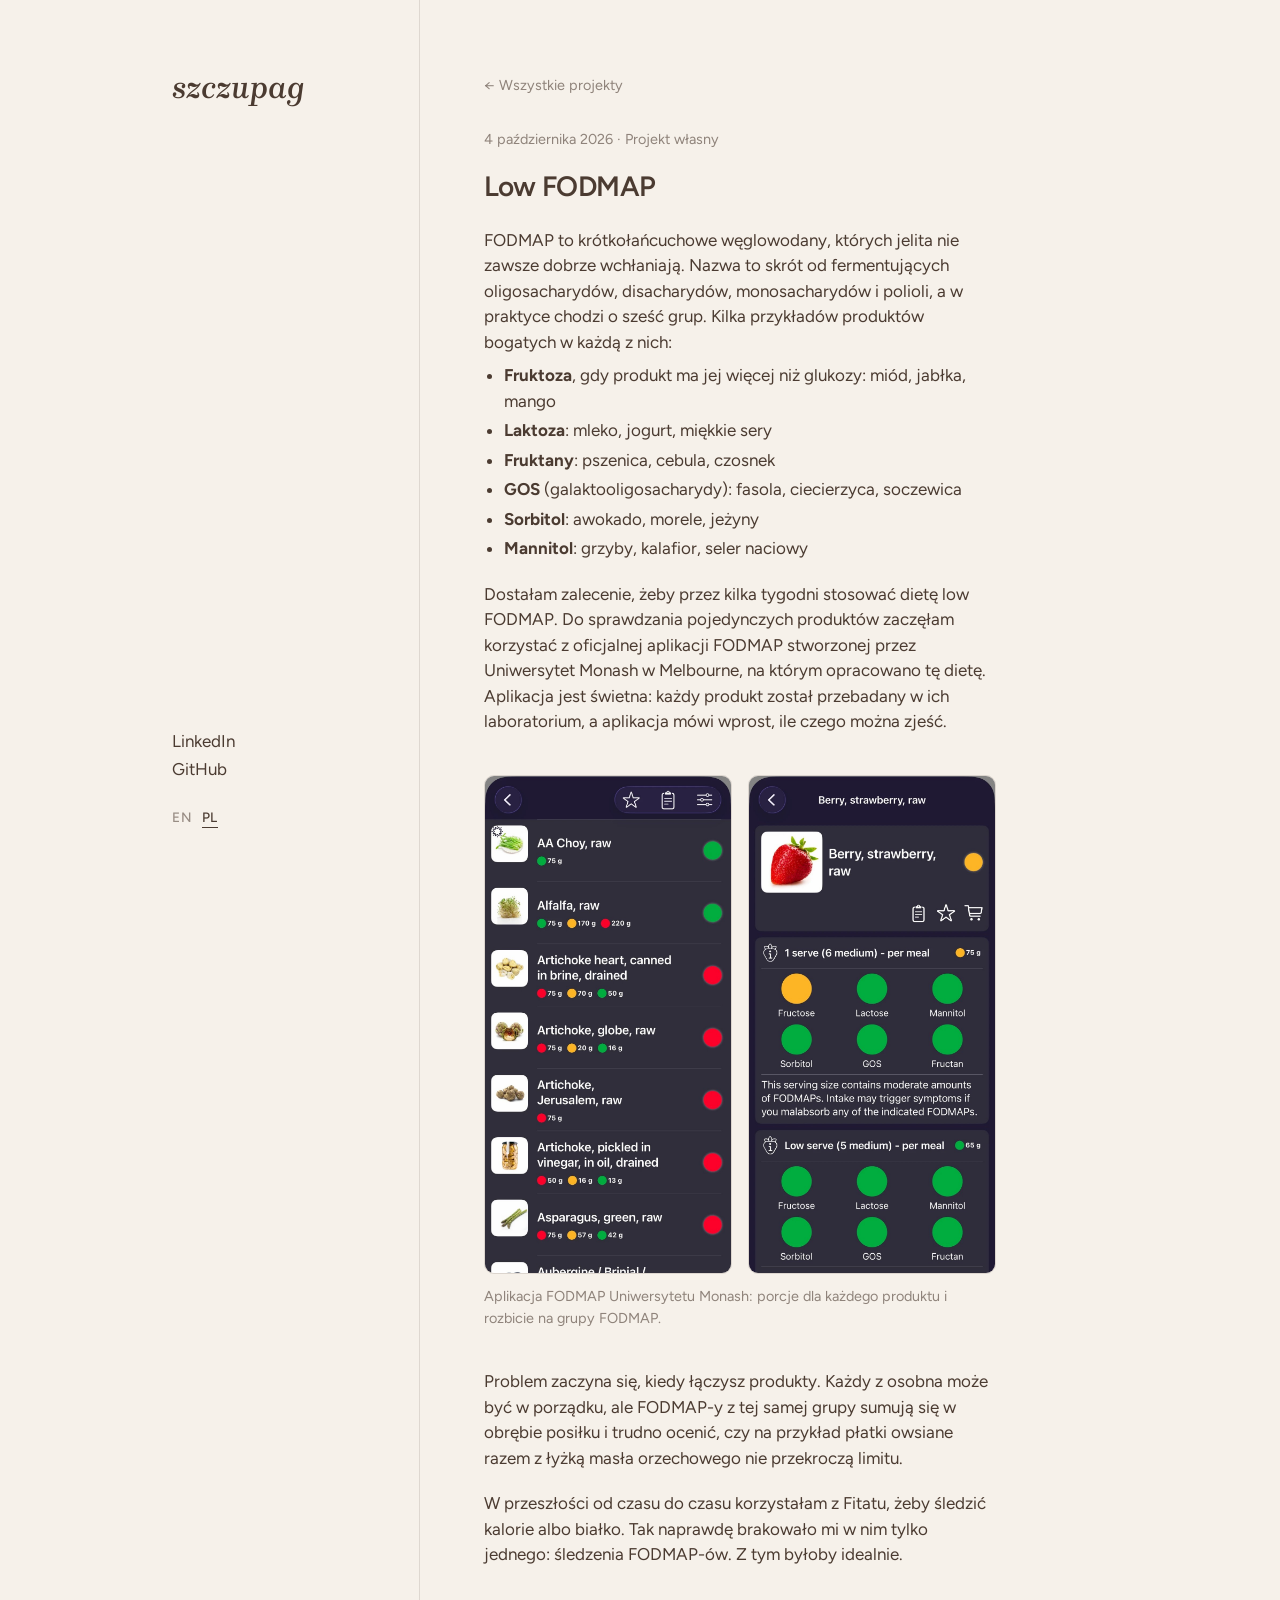
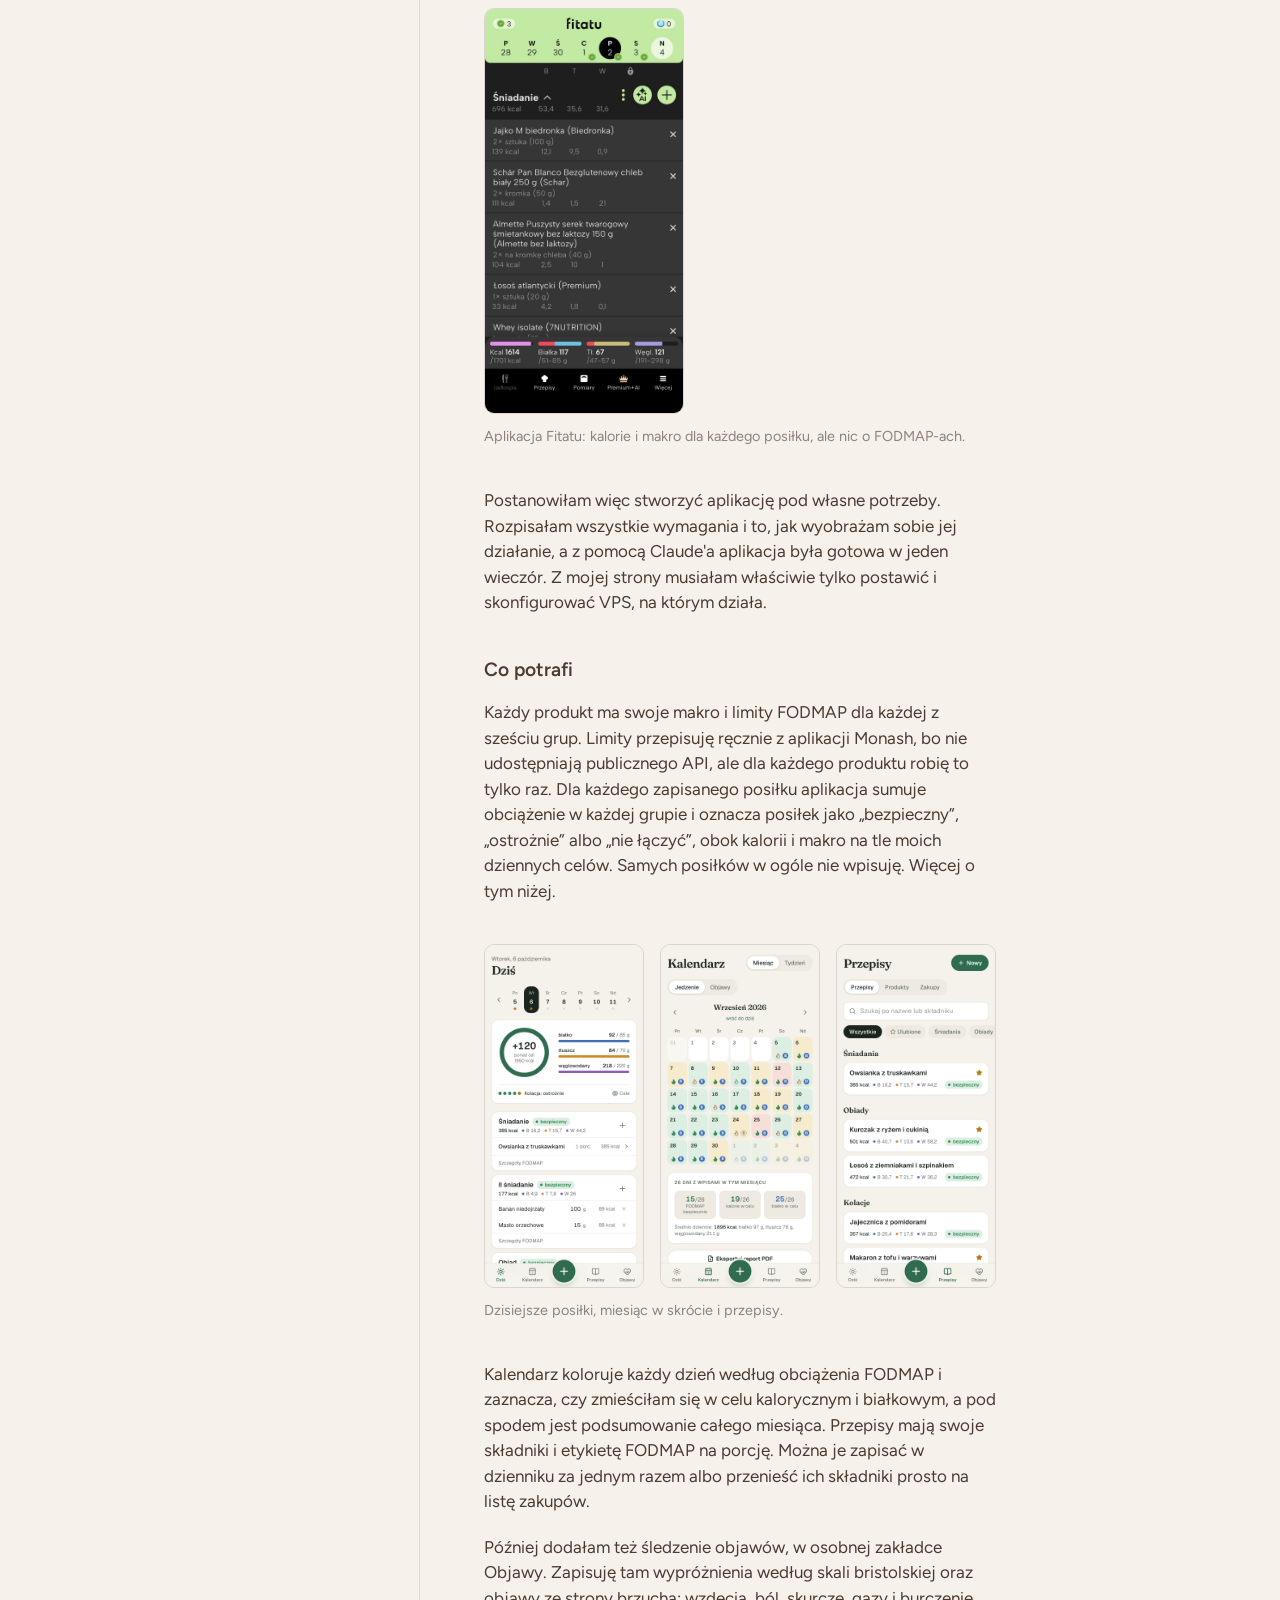
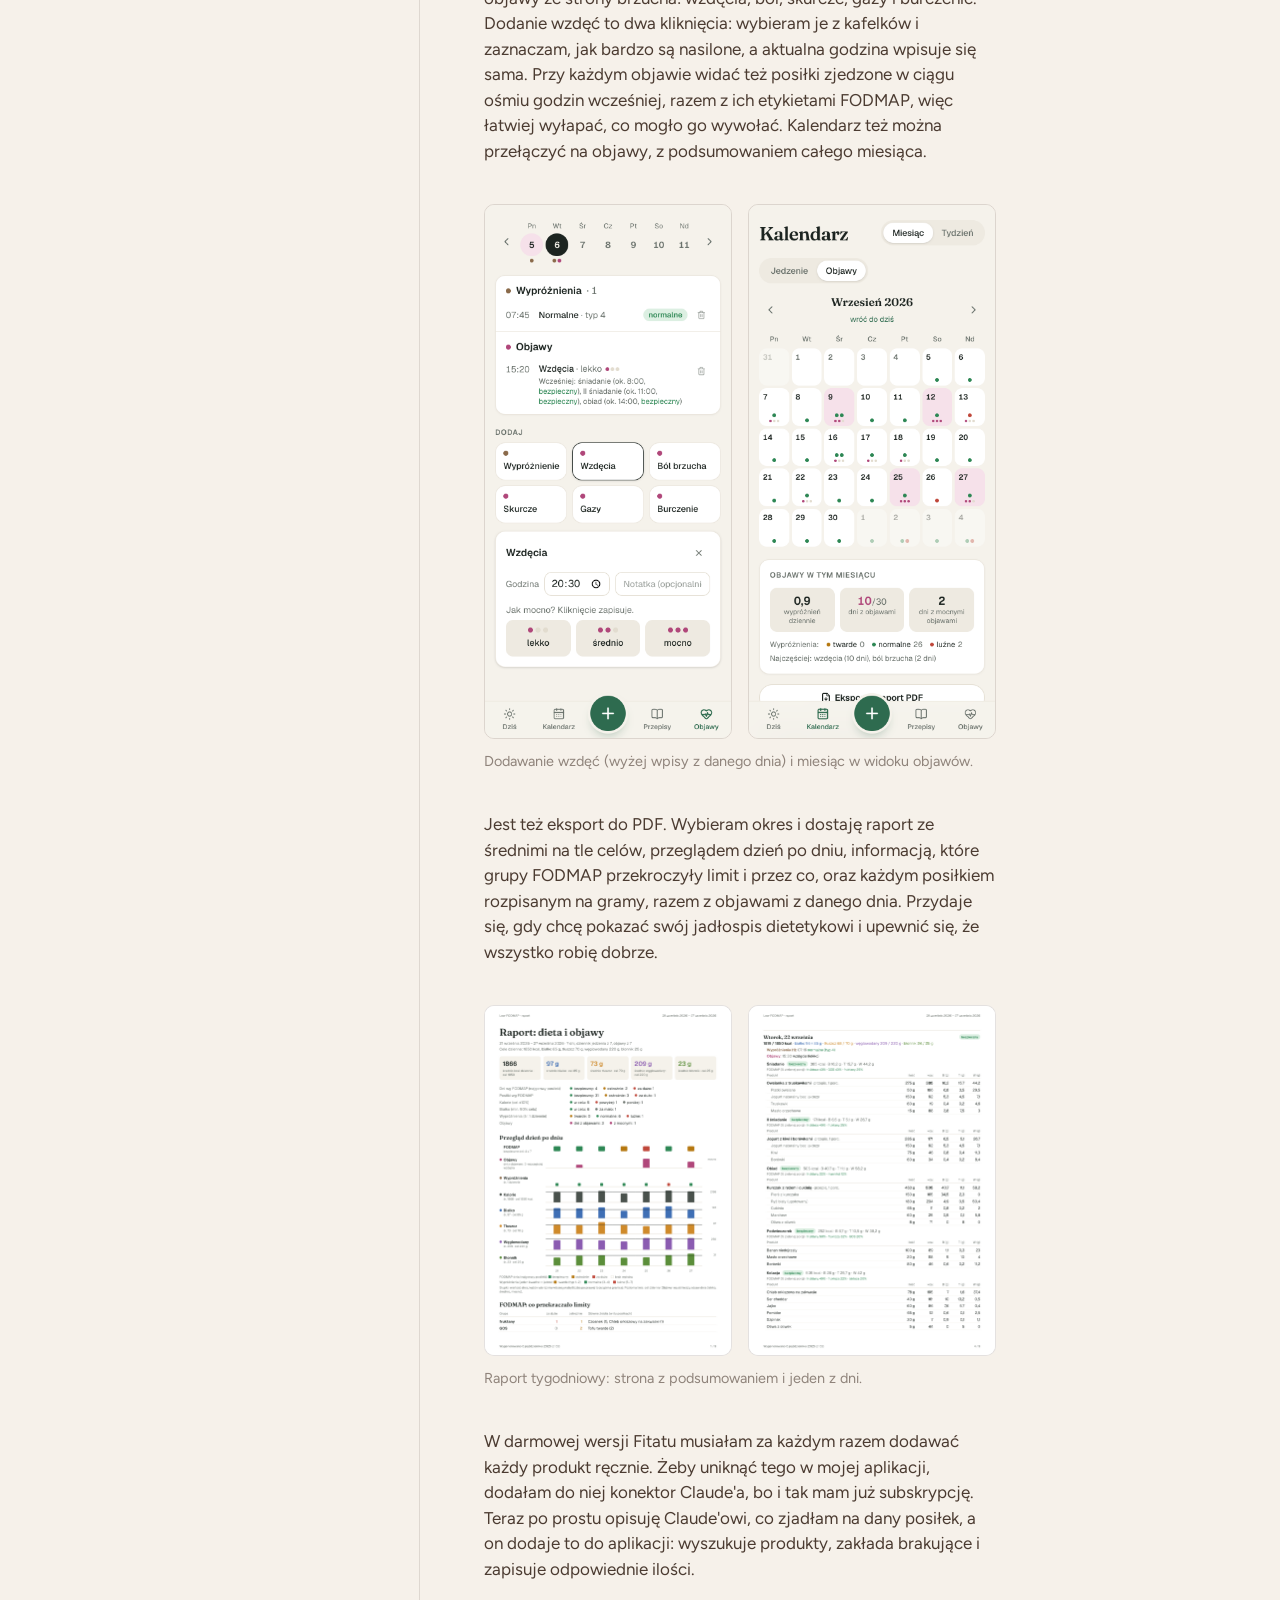
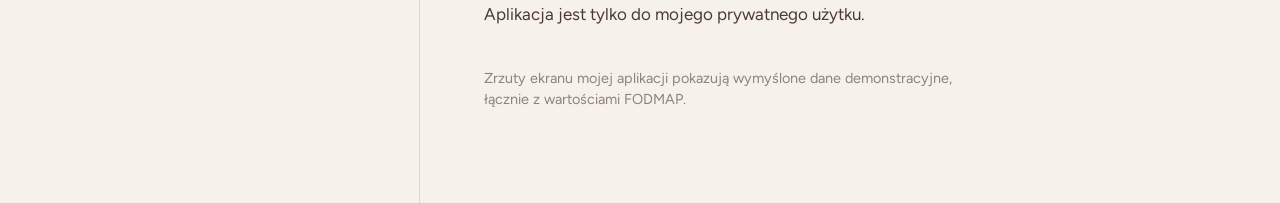
<file: pl/sibo/index.html>
<!DOCTYPE html>
<html lang="pl">

<head>
  <meta charset="UTF-8">
  <meta name="viewport" content="width=device-width, initial-scale=1.0">
  <meta name="description" content="Dziennik żywieniowy, który pomaga śledzić FODMAP-y w całych posiłkach. Zbudowany z pomocą Claude w jeden wieczór.">
  <meta name="color-scheme" content="light dark">
  <meta name="theme-color" content="#f6f1ea" media="(prefers-color-scheme: light)">
  <meta name="theme-color" content="#221c18" media="(prefers-color-scheme: dark)">
  <meta property="og:title" content="Low FODMAP – szczupag">
  <meta property="og:description" content="Dziennik żywieniowy, który pomaga śledzić FODMAP-y w całych posiłkach. Zbudowany z pomocą Claude w jeden wieczór.">
  <meta property="og:url" content="https://szczupag.com/pl/sibo/">
  <meta property="og:image" content="https://szczupag.com/sibo/today.png?v=2">
  <meta property="og:locale" content="pl_PL">
  <meta property="og:type" content="article">
  <link rel="icon" type="image/svg+xml" href="/icons/favicon.svg">
  <link rel="preconnect" href="https://fonts.googleapis.com">
  <link rel="preconnect" href="https://fonts.gstatic.com" crossorigin>
  <link href="https://fonts.googleapis.com/css2?family=Brygada+1918:ital,wght@1,600&family=Figtree:wght@400;500;600&display=swap" rel="stylesheet">
  <link rel="stylesheet" href="/style.css?v=4">
  <link rel="alternate" hreflang="en" href="https://szczupag.com/sibo/">
  <link rel="alternate" hreflang="pl" href="https://szczupag.com/pl/sibo/">
  <link rel="alternate" hreflang="x-default" href="https://szczupag.com/sibo/">
  <title>Low FODMAP – szczupag</title>
</head>

<body>
  <main>
    <header class="id">
      <p class="name"><a href="/pl/">szczupag</a></p>
    </header>

    <div class="side-bottom">
      <ul class="links" aria-label="Media społecznościowe">
        <li><a href="https://www.linkedin.com/in/agata-szczuka/" target="_blank" rel="noopener">LinkedIn</a></li>
        <li><a href="https://github.com/szczupag" target="_blank" rel="noopener">GitHub</a></li>
      </ul>
      <nav class="lang" aria-label="Język">
        <a href="/sibo/" hreflang="en" lang="en" data-lang="en">EN</a>
        <span aria-current="page">PL</span>
      </nav>
    </div>

    <article class="content post">
      <a class="back" href="/pl/">← Wszystkie projekty</a>
      <p class="post-meta"><time datetime="2026-10-04">4 października 2026</time> · Projekt własny</p>
      <h1>Low FODMAP</h1>

      <p>FODMAP to krótkołańcuchowe węglowodany, których jelita nie zawsze dobrze wchłaniają. Nazwa to skrót od fermentujących oligosacharydów, disacharydów, monosacharydów i polioli, a w praktyce chodzi o sześć grup. Kilka przykładów produktów bogatych w każdą z nich:</p>

      <ul>
        <li><strong>Fruktoza</strong>, gdy produkt ma jej więcej niż glukozy: miód, jabłka, mango</li>
        <li><strong>Laktoza</strong>: mleko, jogurt, miękkie sery</li>
        <li><strong>Fruktany</strong>: pszenica, cebula, czosnek</li>
        <li><strong>GOS</strong> (galaktooligosacharydy): fasola, ciecierzyca, soczewica</li>
        <li><strong>Sorbitol</strong>: awokado, morele, jeżyny</li>
        <li><strong>Mannitol</strong>: grzyby, kalafior, seler naciowy</li>
      </ul>

      <p>Dostałam zalecenie, żeby przez kilka tygodni stosować dietę low FODMAP. Do sprawdzania pojedynczych produktów zaczęłam korzystać z oficjalnej aplikacji FODMAP stworzonej przez Uniwersytet Monash w Melbourne, na którym opracowano tę dietę. Aplikacja jest świetna: każdy produkt został przebadany w ich laboratorium, a aplikacja mówi wprost, ile czego można zjeść.</p>

      <figure>
        <div class="phones two">
          <a href="/sibo/monash-list.jpg"><img src="/sibo/monash-list.jpg" alt="Aplikacja Monash FODMAP: lista warzyw, każde z zieloną, żółtą i czerwoną porcją w gramach." width="920" height="1860"></a>
          <a href="/sibo/monash-food.jpg"><img src="/sibo/monash-food.jpg" alt="Aplikacja Monash FODMAP: truskawki z oceną każdej grupy FODMAP dla porcji 75 g i 65 g." width="920" height="1860"></a>
        </div>
        <figcaption>Aplikacja FODMAP Uniwersytetu Monash: porcje dla każdego produktu i rozbicie na grupy FODMAP.</figcaption>
      </figure>

      <p>Problem zaczyna się, kiedy łączysz produkty. Każdy z osobna może być w porządku, ale FODMAP-y z tej samej grupy sumują się w obrębie posiłku i trudno ocenić, czy na przykład płatki owsiane razem z łyżką masła orzechowego nie przekroczą limitu.</p>

      <p>W przeszłości od czasu do czasu korzystałam z Fitatu, żeby śledzić kalorie albo białko. Tak naprawdę brakowało mi w nim tylko jednego: śledzenia FODMAP-ów. Z tym byłoby idealnie.</p>

      <figure>
        <div class="phones one">
          <a href="/sibo/fitatu.jpg"><img src="/sibo/fitatu.jpg" alt="Fitatu: śniadanie z kaloriami, białkiem, tłuszczem i węglowodanami dla każdego produktu oraz dzienne sumy na tle celów." width="920" height="1880"></a>
        </div>
        <figcaption>Aplikacja Fitatu: kalorie i makro dla każdego posiłku, ale nic o FODMAP-ach.</figcaption>
      </figure>

      <p>Postanowiłam więc stworzyć aplikację pod własne potrzeby. Rozpisałam wszystkie wymagania i to, jak wyobrażam sobie jej działanie, a z pomocą Claude'a aplikacja była gotowa w jeden wieczór. Z mojej strony musiałam właściwie tylko postawić i skonfigurować VPS, na którym działa.</p>

      <h2>Co potrafi</h2>

      <p>Każdy produkt ma swoje makro i limity FODMAP dla każdej z sześciu grup. Limity przepisuję ręcznie z aplikacji Monash, bo nie udostępniają publicznego API, ale dla każdego produktu robię to tylko raz. Dla każdego zapisanego posiłku aplikacja sumuje obciążenie w każdej grupie i oznacza posiłek jako „bezpieczny”, „ostrożnie” albo „nie łączyć”, obok kalorii i makro na tle moich dziennych celów. Samych posiłków w ogóle nie wpisuję. Więcej o tym niżej.</p>

      <figure>
        <div class="phones">
          <a href="/sibo/today.png?v=2"><img src="/sibo/today.png?v=2" alt="Ekran Dziś: pozostałe kalorie, białko, tłuszcz i węglowodany oraz każdy posiłek z etykietą FODMAP." width="780" height="1688"></a>
          <a href="/sibo/calendar.png?v=2"><img src="/sibo/calendar.png?v=2" alt="Kalendarz miesięczny z dniami pokolorowanymi według obciążenia FODMAP i statystykami miesiąca." width="780" height="1688"></a>
          <a href="/sibo/recipes.png?v=2"><img src="/sibo/recipes.png?v=2" alt="Przepisy podzielone na śniadania i obiady, każdy z kaloriami i etykietą FODMAP." width="780" height="1688"></a>
        </div>
        <figcaption>Dzisiejsze posiłki, miesiąc w skrócie i przepisy.</figcaption>
      </figure>

      <p>Kalendarz koloruje każdy dzień według obciążenia FODMAP i zaznacza, czy zmieściłam się w celu kalorycznym i białkowym, a pod spodem jest podsumowanie całego miesiąca. Przepisy mają swoje składniki i etykietę FODMAP na porcję. Można je zapisać w dzienniku za jednym razem albo przenieść ich składniki prosto na listę zakupów.</p>

      <p>Później dodałam też śledzenie objawów, w osobnej zakładce Objawy. Zapisuję tam wypróżnienia według skali bristolskiej oraz objawy ze strony brzucha: wzdęcia, ból, skurcze, gazy i burczenie. Dodanie wzdęć to dwa kliknięcia: wybieram je z kafelków i zaznaczam, jak bardzo są nasilone, a aktualna godzina wpisuje się sama. Przy każdym objawie widać też posiłki zjedzone w ciągu ośmiu godzin wcześniej, razem z ich etykietami FODMAP, więc łatwiej wyłapać, co mogło go wywołać. Kalendarz też można przełączyć na objawy, z podsumowaniem całego miesiąca.</p>

      <figure>
        <div class="phones two">
          <a href="/sibo/bloating.png"><img src="/sibo/bloating.png" alt="Ekran Objawy: dzisiejsze wypróżnienie i wcześniejsze wzdęcia z posiłkami zjedzonymi przed nimi, a niżej dodawanie wzdęć z godziną, opcjonalną notatką i trzema przyciskami nasilenia." width="780" height="1688"></a>
          <a href="/sibo/calendar-symptoms.png"><img src="/sibo/calendar-symptoms.png" alt="Kalendarz miesięczny w widoku objawów, z kropkami wypróżnień i nasilenia oraz statystykami miesiąca." width="780" height="1688"></a>
        </div>
        <figcaption>Dodawanie wzdęć (wyżej wpisy z danego dnia) i miesiąc w widoku objawów.</figcaption>
      </figure>

      <p>Jest też eksport do PDF. Wybieram okres i dostaję raport ze średnimi na tle celów, przeglądem dzień po dniu, informacją, które grupy FODMAP przekroczyły limit i przez co, oraz każdym posiłkiem rozpisanym na gramy, razem z objawami z danego dnia. Przydaje się, gdy chcę pokazać swój jadłospis dietetykowi i upewnić się, że wszystko robię dobrze.</p>

      <figure class="paper">
        <div class="phones two">
          <a href="/sibo/report-1.png?v=2"><img src="/sibo/report-1.png?v=2" alt="Pierwsza strona tygodniowego raportu PDF: średnie na tle celów, wykres dzień po dniu z objawami i wypróżnieniami oraz grupy FODMAP, które przekroczyły limit." width="989" height="1400"></a>
          <a href="/sibo/report-2.png?v=2"><img src="/sibo/report-2.png?v=2" alt="Strona raportu z wypróżnieniem, objawami i posiłkami jednego dnia, gramaturą, kaloriami i makro." width="989" height="1400"></a>
        </div>
        <figcaption>Raport tygodniowy: strona z podsumowaniem i jeden z dni.</figcaption>
      </figure>

      <p>W darmowej wersji Fitatu musiałam za każdym razem dodawać każdy produkt ręcznie. Żeby uniknąć tego w mojej aplikacji, dodałam do niej konektor Claude'a, bo i tak mam już subskrypcję. Teraz po prostu opisuję Claude'owi, co zjadłam na dany posiłek, a on dodaje to do aplikacji: wyszukuje produkty, zakłada brakujące i zapisuje odpowiednie ilości.</p>

      <p>Aplikacja jest tylko do mojego prywatnego użytku.</p>

      <p class="note">Zrzuty ekranu mojej aplikacji pokazują wymyślone dane demonstracyjne, łącznie z wartościami FODMAP.</p>
    </article>
  </main>
  <script src="/lang.js" defer></script>
</body>

</html>
</file>
<file: style.css>
:root {
  --bg: #f6f1ea;
  --ink: #4b3b31;
  --line: color-mix(in srgb, var(--ink) 14%, transparent);
}

@media (prefers-color-scheme: dark) {
  :root {
    --bg: #221c18;
    --ink: #ece3d8;
  }
}

* {
  box-sizing: border-box;
}

body {
  margin: 0;
  background: var(--bg);
  color: var(--ink);
  font-family: 'Figtree', system-ui, sans-serif;
  font-size: 17px;
  line-height: 1.5;
}

ul {
  list-style: none;
  margin: 0;
  padding: 0;
}

a {
  color: inherit;
  text-decoration: none;
}

a:hover {
  text-decoration: underline;
  text-underline-offset: 3px;
}

a:focus-visible {
  outline: 2px solid currentColor;
  outline-offset: 3px;
}

/* Desktop: left column (name on top, links at the bottom), projects on the right */

main {
  max-width: 1000px;
  min-height: 100svh;
  margin: 0 auto;
  display: grid;
  grid-template-columns: 280px 1fr;
  grid-template-rows: auto 1fr;
  grid-template-areas:
    "id content"
    "links content";
}

.id,
.side-bottom {
  border-right: 1px solid var(--line);
  padding: 0 2rem;
}

.id {
  grid-area: id;
  padding-top: clamp(2rem, 8vh, 5rem);
}

.name {
  font-family: 'Brygada 1918', Georgia, serif;
  font-style: italic;
  font-size: 2rem;
  font-weight: 600;
  line-height: 1;
  margin: 0;
}

/* Bottom of the sidebar: social links, then the language switch */
.side-bottom {
  grid-area: links;
  display: flex;
  flex-direction: column;
  justify-content: flex-end;
  padding-bottom: clamp(2rem, 8vh, 5rem);
}

.links {
  display: flex;
  flex-direction: column;
  gap: 0.15rem;
}

.content {
  grid-area: content;
  padding: clamp(2rem, 8vh, 5rem) clamp(1.5rem, 5vw, 4rem);
}

.year {
  display: flex;
  align-items: baseline;
  gap: 1rem;
  font-size: 0.9rem;
  font-weight: 500;
  font-variant-numeric: tabular-nums;
  opacity: 0.6;
  margin: 0 0 1.25rem;
}

.year::after {
  content: '';
  flex: 1;
  border-top: 1px solid var(--ink);
  opacity: 0.2;
}

.projects {
  display: flex;
  flex-direction: column;
  gap: 1.75rem;
  max-width: 560px;
}

/* The whole row is the link, so the description is clickable too */
.project {
  display: block;
}

.project:hover {
  text-decoration: none;
}

.project-head {
  display: flex;
  justify-content: space-between;
  align-items: baseline;
  flex-wrap: wrap;
  gap: 0.25rem 1rem;
}

.project-title {
  font-size: 1.2rem;
  font-weight: 500;
}

.project:hover .project-title {
  text-decoration: underline;
  text-underline-offset: 3px;
}

.project-where {
  font-size: 0.85rem;
  opacity: 0.6;
  white-space: nowrap;
}

.project:hover .project-where {
  opacity: 1;
}

.project-desc {
  display: block;
  margin-top: 0.25rem;
  opacity: 0.75;
}

/* Mobile: the same three parts stacked, with links pinned to the bottom */

@media (max-width: 720px) {
  /* Links follow the content instead of being pushed to the bottom of the screen */
  main {
    min-height: 0;
    grid-template-columns: 1fr;
    grid-template-rows: auto auto auto;
    grid-template-areas:
      "id"
      "content"
      "links";
  }

  .id,
  .links {
    border-right: 0;
    padding: 1.25rem 1.5rem;
  }

  .id {
    border-bottom: 1px solid var(--line);
  }

  .name {
    font-size: 1.75rem;
  }

  /* On phones the wrapper steps aside: links stay at the bottom, the switch goes to the corner */
  .side-bottom {
    display: contents;
  }

  .links {
    grid-area: links;
    flex-direction: row;
    flex-wrap: wrap;
    justify-content: flex-start;
    gap: 0.25rem 1.5rem;
    border-top: 1px solid var(--line);
  }

  .content {
    padding: 2rem 1.5rem;
  }

  .project-title {
    font-size: 1.1rem;
  }

  .project-desc {
    font-size: 0.95rem;
  }
}

/* Posts */

.back {
  display: inline-block;
  font-size: 0.9rem;
  opacity: 0.6;
  margin-bottom: 2rem;
}

.back:hover {
  opacity: 1;
}

.post {
  max-width: 640px;
}

.post-meta {
  font-size: 0.9rem;
  opacity: 0.6;
  margin: 0 0 0.5rem;
}

.post h1 {
  font-size: 1.75rem;
  font-weight: 600;
  letter-spacing: -0.02em;
  line-height: 1.2;
  margin: 0 0 1.5rem;
}

.post p {
  margin: 0 0 1.25rem;
}

.post figure {
  margin: 2.5rem 0;
}

.post img {
  display: block;
  width: 100%;
  height: auto;
  border-radius: 10px;
  border: 1px solid color-mix(in srgb, var(--ink) 15%, transparent);
}

.post figcaption {
  font-size: 0.9rem;
  opacity: 0.6;
  margin-top: 0.75rem;
}

/* Phone screenshots side by side */
.phones {
  display: grid;
  grid-template-columns: repeat(3, 1fr);
  gap: 1rem;
}

.post .note {
  font-size: 0.9rem;
  opacity: 0.6;
  margin-top: 2.5rem;
}

@media (max-width: 720px) {
  .post h1 {
    font-size: 1.5rem;
  }

  .phones {
    grid-template-columns: repeat(2, 1fr);
  }
}

.name a:hover {
  text-decoration: none;
}


.year:not(:first-child) {
  margin-top: 3rem;
}

/* Keep the name and links in view while a long post scrolls (desktop only) */
@media (min-width: 721px) {
  /* The column divider is drawn on main so it stays continuous when the cells don't stretch */
  main {
    background: linear-gradient(var(--line), var(--line)) 279px 0 / 1px 100% no-repeat;
  }

  .id,
  .side-bottom {
    border-right: 0;
  }

  .id {
    position: sticky;
    top: 0;
    align-self: start;
  }

  .side-bottom {
    position: sticky;
    bottom: 0;
    align-self: end;
  }
}

.post figure a {
  display: block;
}

@media (max-width: 720px) {
  /* Phone screenshots become a row you can swipe through */
  .phones {
    display: flex;
    gap: 0.75rem;
    overflow-x: auto;
    scroll-snap-type: x mandatory;
    margin-right: -1.5rem;
    padding-right: 1.5rem;
  }

  .phones > a {
    flex: 0 0 62%;
    scroll-snap-align: start;
  }
}

.post h2 {
  font-size: 1.2rem;
  font-weight: 600;
  margin: 2.5rem 0 1rem;
}

.post ul {
  list-style: disc;
  padding-left: 1.25rem;
  margin: 0 0 1.25rem;
}

.post li + li {
  margin-top: 0.25rem;
}

.phones.two {
  grid-template-columns: repeat(2, 1fr);
}

/* PDF pages are transparent, so give them paper */
.paper img {
  background: #fff;
}

/* A sentence that introduces a list sits close to it */
.post p:has(+ ul) {
  margin-bottom: 0.5rem;
}

.phones.one {
  grid-template-columns: minmax(0, 200px);
}

/* Language switch */

main {
  position: relative;
}

.lang {
  display: flex;
  gap: 0.6rem;
  margin-top: 1.5rem;
  font-size: 0.85rem;
  font-weight: 500;
  letter-spacing: 0.04em;
}

@media (max-width: 720px) {
  /* Phones: top-right corner, level with the name */
  .lang {
    position: absolute;
    top: 1.6rem;
    right: 1.5rem;
    margin-top: 0;
  }
}

.lang a {
  opacity: 0.55;
}

.lang a:hover {
  opacity: 1;
}

.lang [aria-current] {
  border-bottom: 1.5px solid currentColor;
}
</file>
